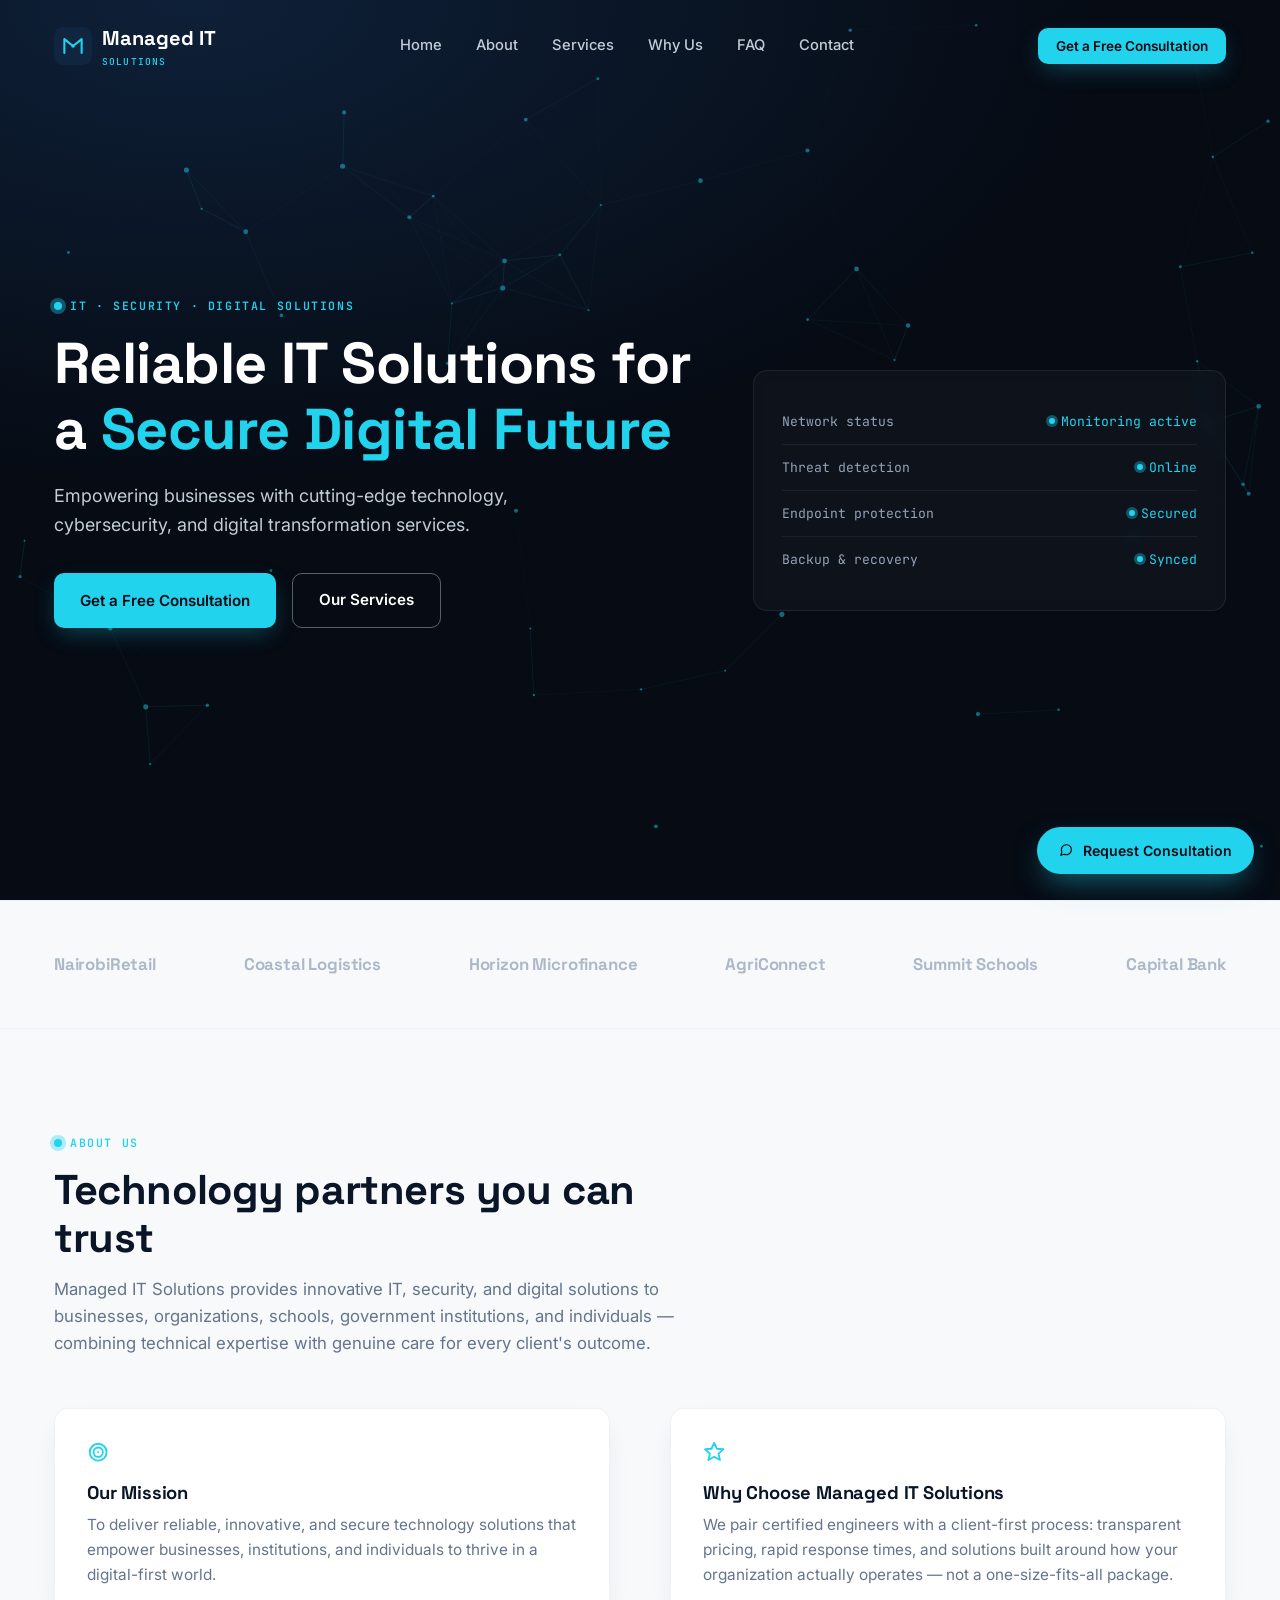
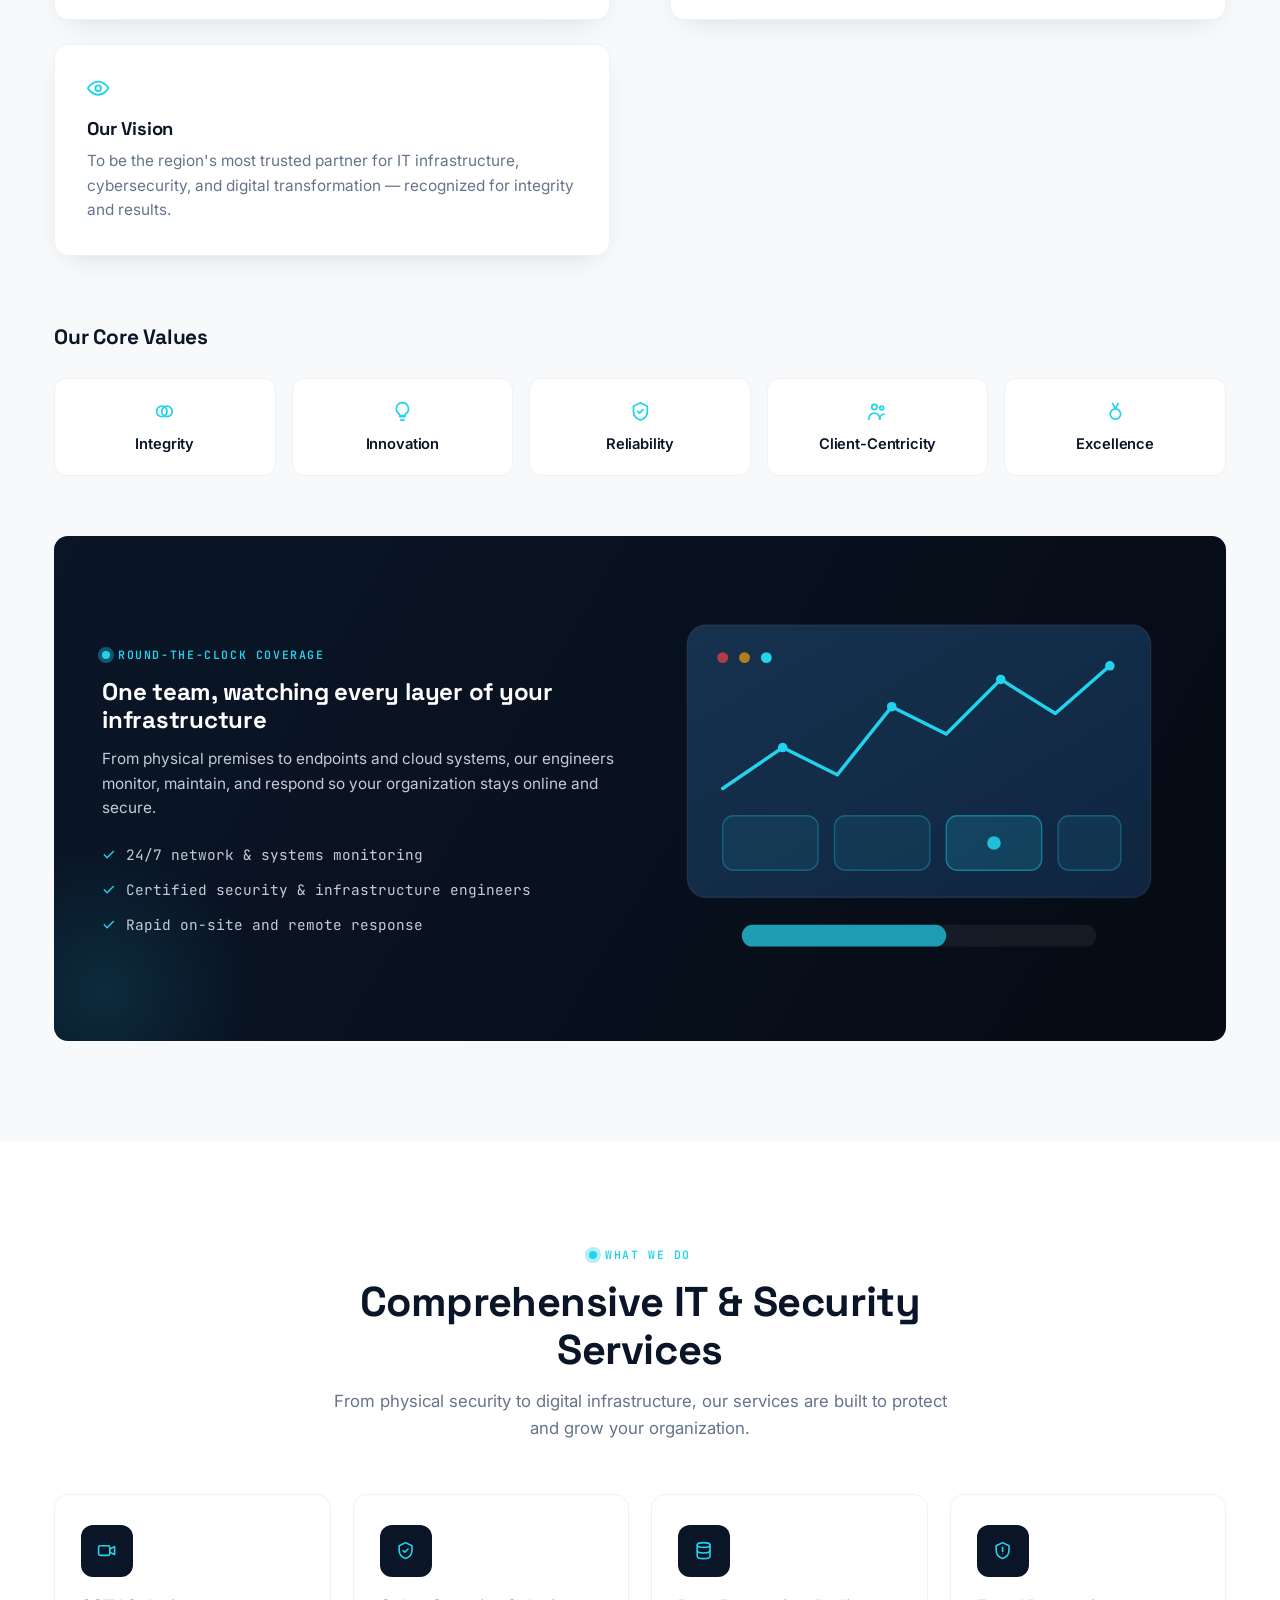
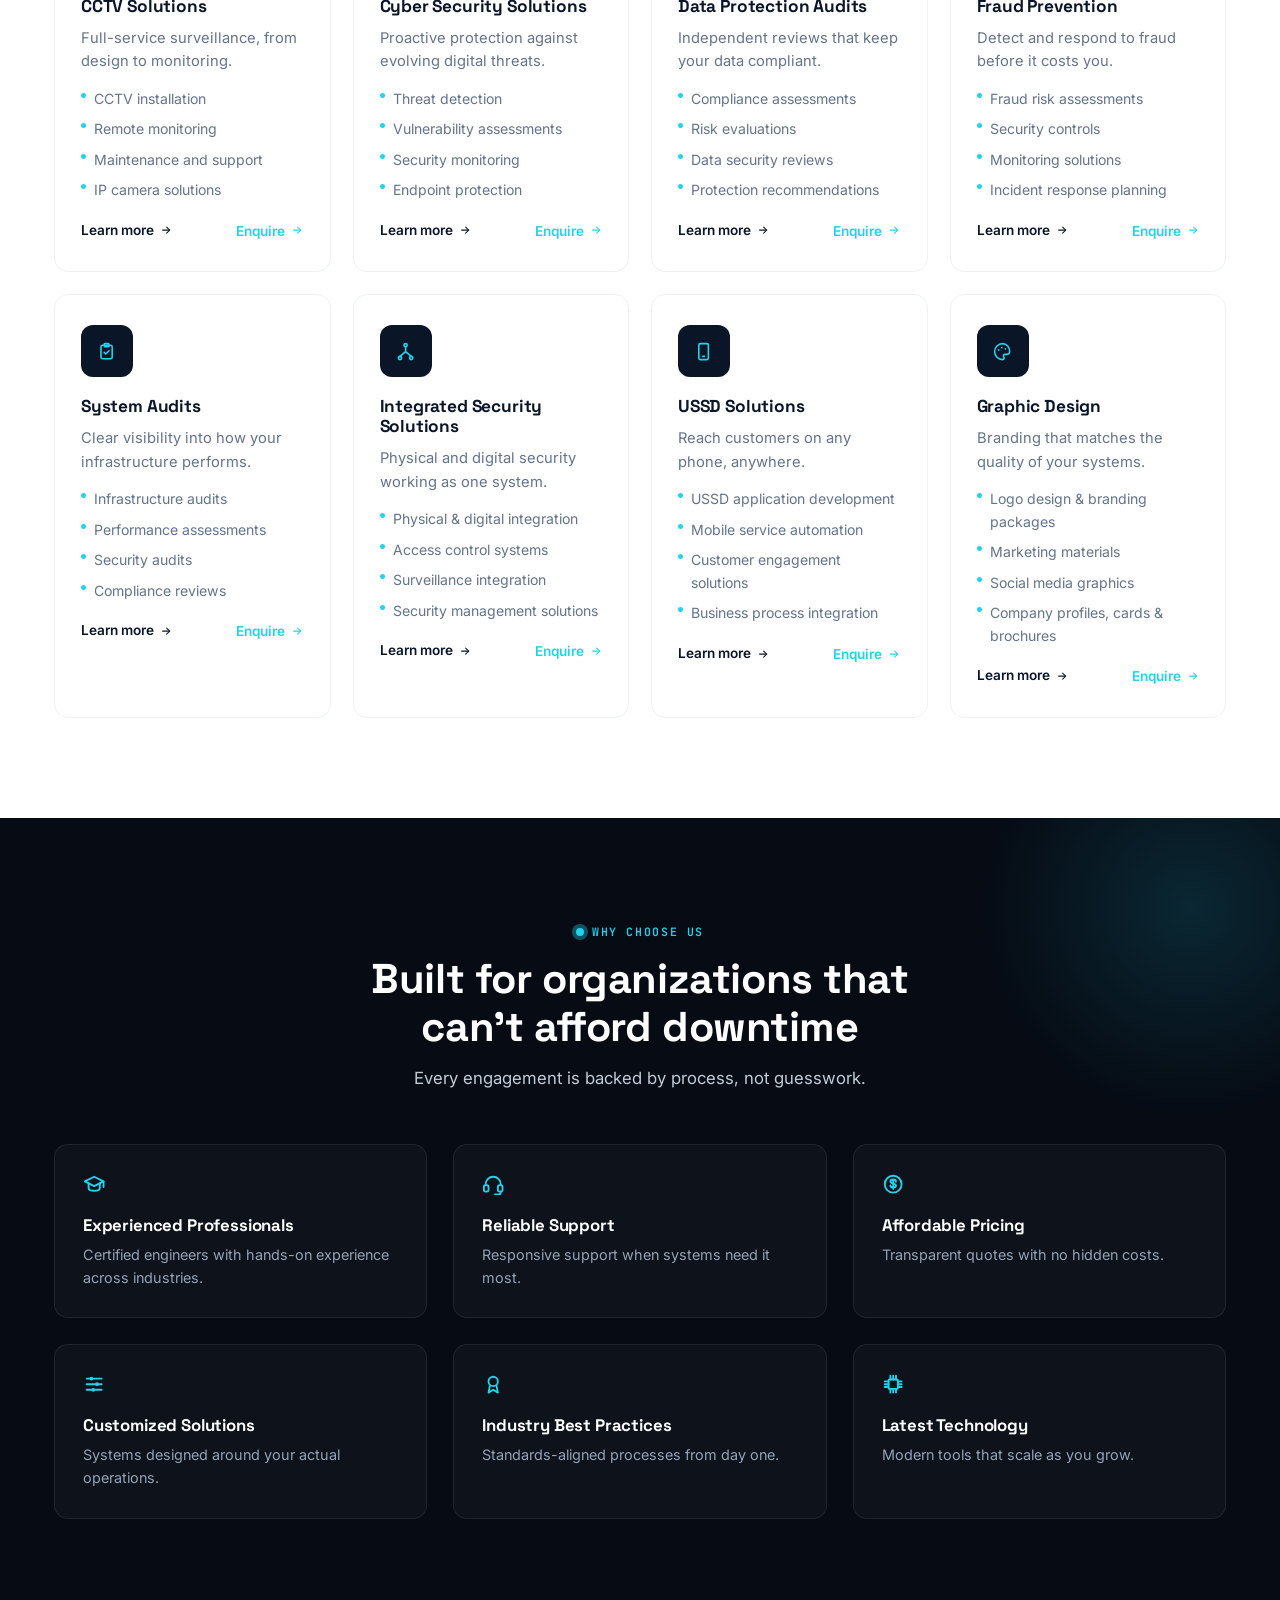
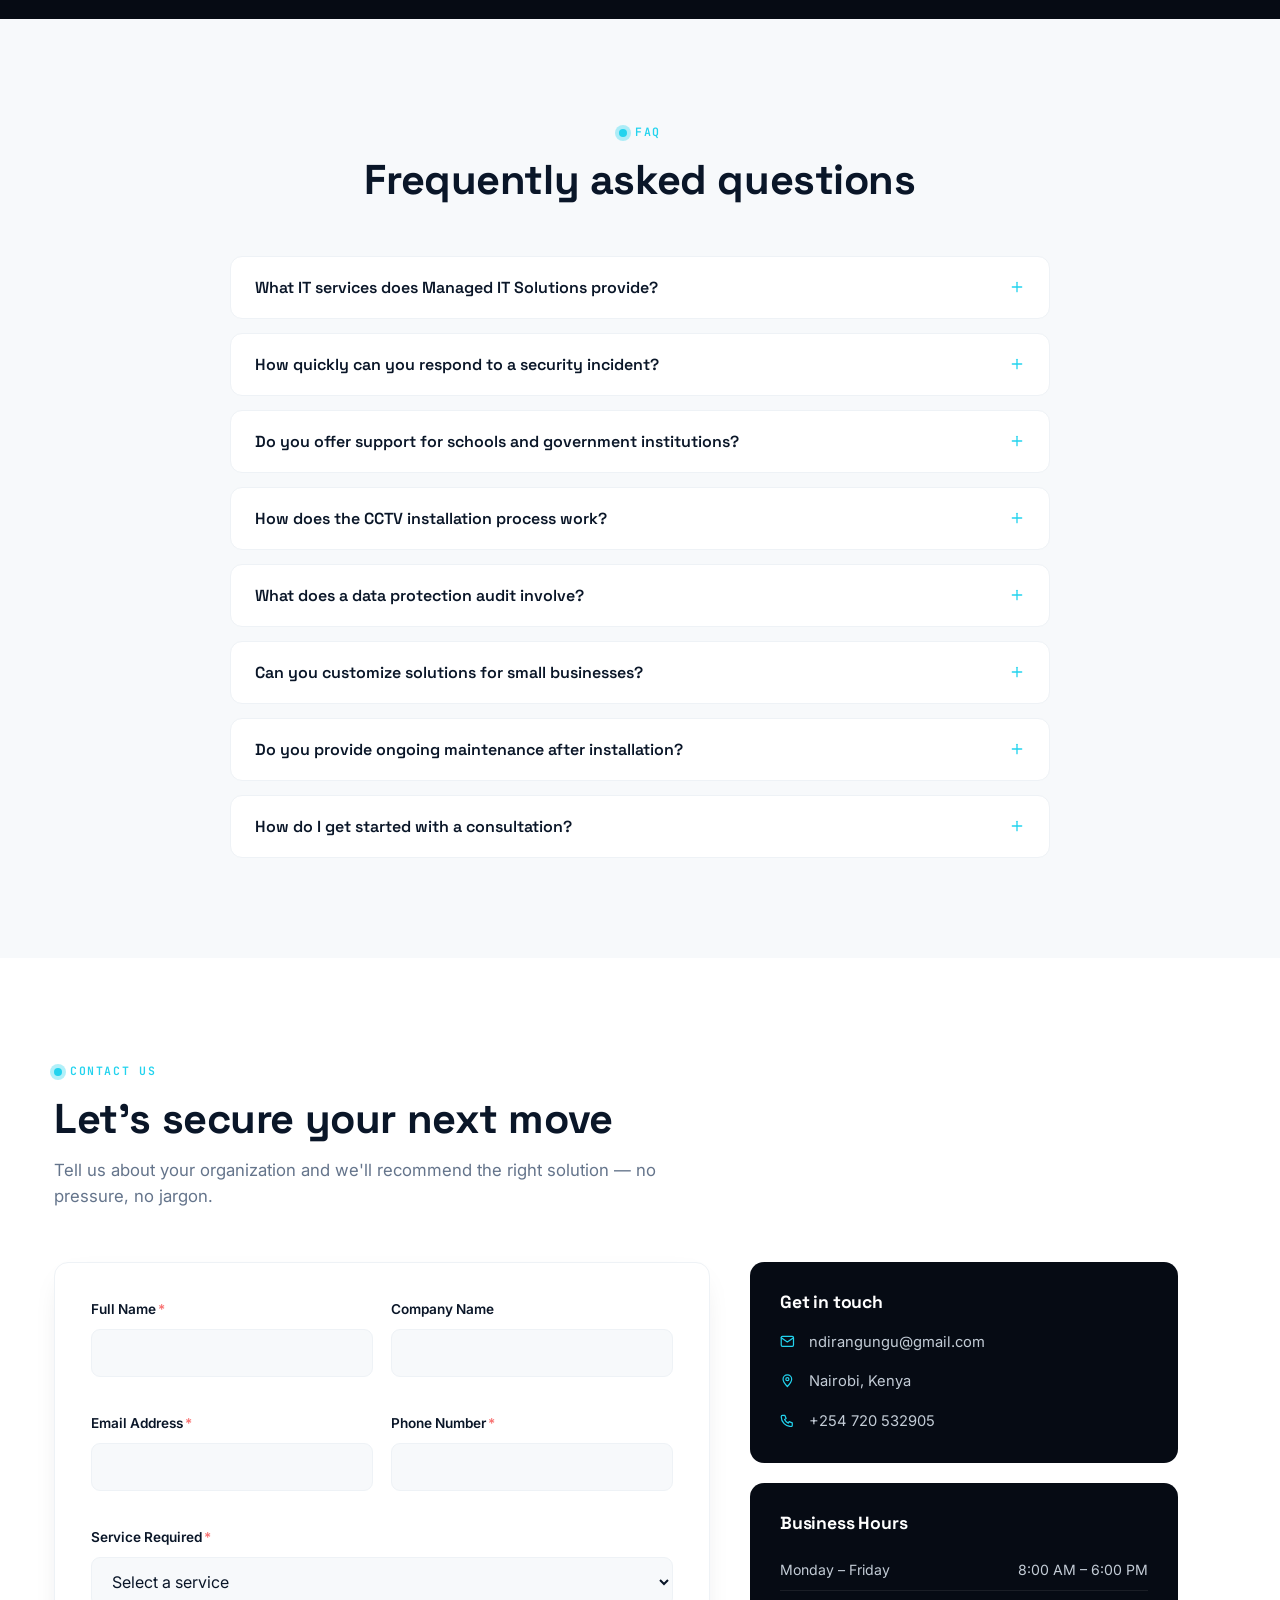
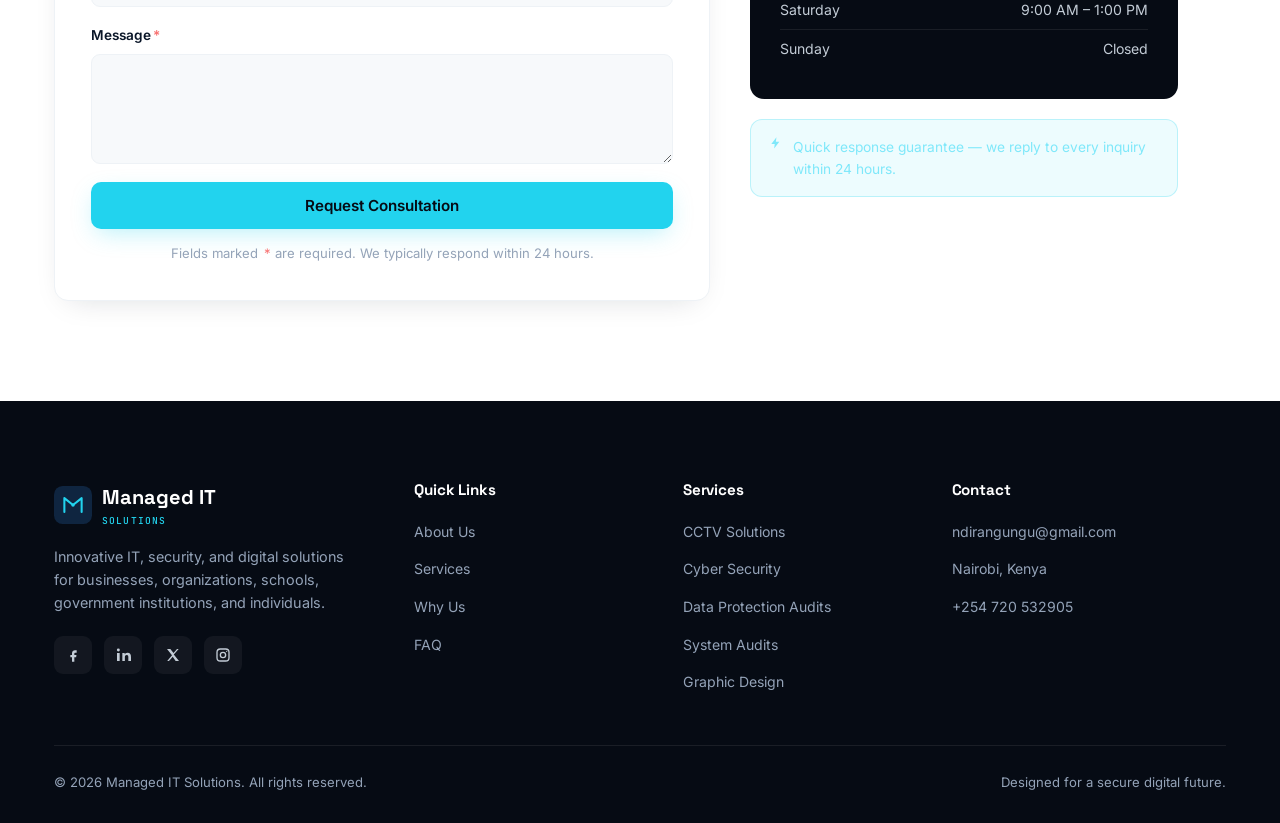
<file: index.html>
<!DOCTYPE html>
<html lang="en">
<head>
<meta charset="UTF-8">
<meta name="viewport" content="width=device-width, initial-scale=1.0, viewport-fit=cover">
<meta name="theme-color" content="#0a1628">
<title>Managed IT Solutions | IT, Security &amp; Digital Solutions</title>
<meta name="description" content="Managed IT Solutions delivers reliable IT infrastructure, cybersecurity, CCTV, data protection, fraud prevention, USSD and graphic design services to businesses, schools and government institutions.">
<meta name="keywords" content="IT solutions, cybersecurity, CCTV installation, data protection audit, fraud prevention, system audits, USSD solutions, graphic design, managed IT services">
<link rel="icon" type="image/svg+xml" href="assets/favicon.svg">
<link rel="icon" type="image/png" sizes="32x32" href="assets/favicon-32x32.png">
<link rel="icon" type="image/png" sizes="16x16" href="assets/favicon-16x16.png">
<link rel="shortcut icon" href="assets/favicon.ico">
<link rel="apple-touch-icon" sizes="180x180" href="assets/apple-touch-icon.png">
<link rel="manifest" href="assets/site.webmanifest">
<link rel="preconnect" href="https://fonts.googleapis.com">
<link rel="preconnect" href="https://fonts.gstatic.com" crossorigin>
<link href="https://fonts.googleapis.com/css2?family=Space+Grotesk:wght@500;600;700&family=Inter:wght@400;500;600;700&family=JetBrains+Mono:wght@400;500;600&display=swap" rel="stylesheet">
<style>
:root{
  --navy-950:#060b14;
  --navy-900:#0a1628;
  --navy-800:#0f2540;
  --navy-700:#16324f;
  --navy-600:#1c3f63;
  --cyan-400:#22d3ee;
  --cyan-300:#7fe8fa;
  --cyan-glow:rgba(34,211,238,.35);
  --white:#ffffff;
  --slate-50:#f7f9fb;
  --slate-100:#eef2f6;
  --slate-300:#c3ccd6;
  --slate-400:#94a3b8;
  --slate-500:#64748b;
  --slate-700:#334155;
  --error-400:#f87171;
  --error-glow:rgba(248,113,113,.25);
  --font-display:'Space Grotesk',sans-serif;
  --font-body:'Inter',sans-serif;
  --font-mono:'JetBrains Mono',monospace;
  --shadow-soft:0 20px 50px -20px rgba(10,22,40,.25);
  --shadow-card:0 10px 30px -15px rgba(10,22,40,.18);
  --radius:14px;
  --container:1220px;
}
*{margin:0;padding:0;box-sizing:border-box;}
html{scroll-behavior:smooth;}
@media (prefers-reduced-motion: reduce){
  html{scroll-behavior:auto;}
  *{animation-duration:.01ms !important;animation-iteration-count:1 !important;transition-duration:.01ms !important;scroll-behavior:auto !important;}
}
body{
  font-family:var(--font-body);
  color:var(--slate-700);
  background:var(--white);
  line-height:1.6;
  -webkit-font-smoothing:antialiased;
  overflow-x:hidden;
  width:100%;
  -webkit-tap-highlight-color:transparent;
  font-size:16px;
}
img,svg,canvas{display:block;max-width:100%;}
.icon{width:1em;height:1em;display:inline-block;vertical-align:-0.14em;flex-shrink:0;}
.icon-dot{width:.45em;height:.45em;vertical-align:0;}
a{text-decoration:none;color:inherit;}
ul{list-style:none;}
button{font-family:inherit;cursor:pointer;border:none;background:none;}
input,select,textarea{font-family:inherit;font-size:16px;}
.container{max-width:var(--container);margin:0 auto;padding:0 24px;}
@media(max-width:480px){.container{padding:0 18px;}}
h1,h2,h3,h4{font-family:var(--font-display);color:var(--navy-900);line-height:1.15;letter-spacing:-.01em;}
.eyebrow{
  font-family:var(--font-mono);
  font-size:.72rem;
  letter-spacing:.14em;
  text-transform:uppercase;
  color:var(--cyan-400);
  display:inline-flex;
  align-items:center;
  gap:8px;
  margin-bottom:14px;
  font-weight:600;
}
.eyebrow::before{
  content:"";
  width:8px;height:8px;border-radius:50%;
  background:var(--cyan-400);
  box-shadow:0 0 0 4px var(--cyan-glow);
}
.section-head{max-width:640px;margin-bottom:52px;}
.section-head.center{margin-left:auto;margin-right:auto;text-align:center;}
.section-head h2{font-size:clamp(1.8rem,3.4vw,2.6rem);margin-bottom:14px;}
.section-head p{color:var(--slate-500);font-size:1.05rem;}
@media(max-width:480px){
  .section-head{margin-bottom:36px;}
  .section-head p{font-size:.96rem;}
}
section{padding:100px 0;}
@media(max-width:768px){section{padding:70px 0;}}
@media(max-width:480px){section{padding:54px 0;}}

/* ===== Loader ===== */
#loader{
  position:fixed;inset:0;background:var(--navy-950);
  display:flex;align-items:center;justify-content:center;
  z-index:9999;transition:opacity .6s ease, visibility .6s ease;
}
#loader.hidden{opacity:0;visibility:hidden;}
.loader-mark{position:relative;width:64px;height:64px;}
.loader-ring{position:absolute;inset:0;border-radius:50%;border:2px solid rgba(34,211,238,.15);border-top-color:var(--cyan-400);animation:spin 1s linear infinite;}
.loader-mark span{
  position:absolute;inset:0;display:flex;align-items:center;justify-content:center;
  font-family:var(--font-display);font-weight:700;color:var(--cyan-400);font-size:1.1rem;
}
@keyframes spin{to{transform:rotate(360deg);}}

/* ===== Buttons ===== */
.btn{
  display:inline-flex;align-items:center;justify-content:center;gap:8px;
  padding:14px 26px;border-radius:10px;font-weight:600;font-size:.95rem;
  transition:transform .25s ease, box-shadow .25s ease, background .25s ease, color .25s ease, border-color .25s ease;
  white-space:nowrap;
}
.btn-primary{background:var(--cyan-400);color:var(--navy-950);box-shadow:0 8px 24px -6px var(--cyan-glow);}
.btn-primary:hover{transform:translateY(-2px);box-shadow:0 14px 30px -8px var(--cyan-glow);}
.btn-outline{border:1.5px solid rgba(255,255,255,.35);color:var(--white);background:transparent;}
.btn-outline:hover{border-color:var(--cyan-400);color:var(--cyan-400);transform:translateY(-2px);}
.btn-outline-dark{border:1.5px solid var(--navy-800);color:var(--navy-900);background:transparent;}
.btn-outline-dark:hover{background:var(--navy-900);color:var(--white);}
.btn-block{width:100%;}
.btn-sm{padding:10px 18px;font-size:.85rem;}

/* ===== Nav ===== */
header{
  position:fixed;top:0;left:0;right:0;z-index:1000;
  background:rgba(10,22,40,0);
  transition:background .35s ease, box-shadow .35s ease, padding .35s ease;
  padding:22px 0;
}
header.scrolled{background:rgba(6,11,20,.92);backdrop-filter:blur(10px);box-shadow:0 10px 30px -15px rgba(0,0,0,.4);padding:14px 0;}
.nav-wrap{display:flex;align-items:center;justify-content:space-between;}
.logo{display:flex;align-items:center;gap:10px;font-family:var(--font-display);font-weight:700;font-size:1.25rem;color:var(--white);}
.logo-mark{width:38px;height:38px;flex-shrink:0;}
.logo small{display:block;font-family:var(--font-mono);font-size:.6rem;letter-spacing:.12em;color:var(--cyan-400);font-weight:500;}
@media(max-width:380px){
  .logo{font-size:1.05rem;gap:8px;}
  .logo-mark{width:32px;height:32px;}
}
.nav-links{display:flex;align-items:center;gap:34px;}
.nav-links a{color:var(--slate-300);font-size:.92rem;font-weight:500;position:relative;padding:4px 0;transition:color .25s ease;}
.nav-links a::after{content:"";position:absolute;left:0;bottom:-2px;width:0;height:2px;background:var(--cyan-400);transition:width .25s ease;}
.nav-links a:hover{color:var(--white);}
.nav-links a:hover::after{width:100%;}
.nav-cta{display:flex;align-items:center;gap:18px;}
.nav-toggle{display:none;flex-direction:column;gap:5px;width:44px;height:44px;align-items:center;justify-content:center;flex-shrink:0;}
.nav-toggle span{height:2px;width:24px;background:var(--white);border-radius:2px;transition:transform .3s ease, opacity .3s ease;}
@media(max-width:960px){
  .nav-links{
    position:fixed;top:0;right:0;height:100vh;width:min(78vw,320px);
    background:var(--navy-950);flex-direction:column;justify-content:center;align-items:flex-start;
    padding:40px;gap:26px;transform:translateX(100%);transition:transform .35s ease;
    box-shadow:-20px 0 50px rgba(0,0,0,.4);
  }
  .nav-links.open{transform:translateX(0);}
  .nav-links a{font-size:1.1rem;}
  .nav-cta .btn-primary{display:none;}
  .nav-toggle{display:flex;}
  .nav-toggle.open span:nth-child(1){transform:translateY(7px) rotate(45deg);}
  .nav-toggle.open span:nth-child(2){opacity:0;}
  .nav-toggle.open span:nth-child(3){transform:translateY(-7px) rotate(-45deg);}
}

/* ===== Hero ===== */
.hero{
  position:relative;
  min-height:100vh;
  min-height:100svh;
  display:flex;align-items:center;
  background:radial-gradient(120% 90% at 15% 0%, #0e2038 0%, var(--navy-950) 60%);
  overflow:hidden;
  padding-top:120px;
  padding-bottom:40px;
}
@media(max-width:600px){
  .hero{min-height:auto;padding-top:104px;padding-bottom:50px;}
}
.hero canvas{position:absolute;inset:0;width:100%;height:100%;opacity:.55;}
.hero-inner{position:relative;z-index:2;}
.hero-grid{display:grid;grid-template-columns:1.15fr .85fr;gap:60px;align-items:center;}
@media(max-width:960px){.hero-grid{grid-template-columns:1fr;}}
.hero-text h1{color:var(--white);font-size:clamp(2.2rem,5vw,3.6rem);margin-bottom:20px;}
.hero-text h1 .accent{color:var(--cyan-400);}
.hero-text p{color:var(--slate-300);font-size:1.12rem;max-width:520px;margin-bottom:34px;}
.hero-actions{display:flex;gap:16px;flex-wrap:wrap;margin-bottom:60px;}
@media(max-width:480px){
  .hero-actions{flex-direction:column;gap:12px;margin-bottom:44px;}
  .hero-actions .btn{width:100%;}
}
.hero-panel{
  background:rgba(255,255,255,.03);border:1px solid rgba(255,255,255,.08);
  border-radius:var(--radius);padding:28px;backdrop-filter:blur(6px);
}
@media(max-width:480px){.hero-panel{padding:20px;}}
.hero-panel-row{display:flex;justify-content:space-between;align-items:center;padding:12px 0;border-bottom:1px solid rgba(255,255,255,.06);font-family:var(--font-mono);font-size:.82rem;color:var(--slate-400);}
.hero-panel-row:last-child{border-bottom:none;}
.hero-panel-row span.status{color:var(--cyan-400);display:flex;align-items:center;gap:6px;}
.hero-panel-row span.status::before{content:"";width:6px;height:6px;border-radius:50%;background:var(--cyan-400);box-shadow:0 0 0 3px var(--cyan-glow);}
/* ===== Reveal ===== */
.reveal{opacity:0;transform:translateY(28px);transition:opacity .7s ease, transform .7s ease;}
.reveal.in{opacity:1;transform:translateY(0);}

/* ===== About ===== */
.about-bg{background:var(--slate-50);}
.about-grid{display:grid;grid-template-columns:1fr 1fr;gap:60px;align-items:start;margin-bottom:70px;}
@media(max-width:860px){.about-grid{grid-template-columns:1fr;gap:36px;}}
.mv-card{background:var(--white);border-radius:var(--radius);padding:32px;box-shadow:var(--shadow-card);border:1px solid var(--slate-100);}
@media(max-width:480px){.mv-card{padding:22px;}}
.mv-card + .mv-card{margin-top:24px;}
.mv-card .icon{color:var(--cyan-400);font-size:1.4rem;margin-bottom:14px;}
.mv-card h3{font-size:1.15rem;margin-bottom:10px;}
.mv-card p{color:var(--slate-500);font-size:.96rem;}
.values-grid{display:grid;grid-template-columns:repeat(5,1fr);gap:16px;}
@media(max-width:860px){.values-grid{grid-template-columns:repeat(2,1fr);}}
@media(max-width:380px){.values-grid{grid-template-columns:1fr;}}
.value-chip{background:var(--white);border:1px solid var(--slate-100);border-radius:12px;padding:22px 16px;text-align:center;transition:transform .25s ease, box-shadow .25s ease;}
.value-chip:hover{transform:translateY(-4px);box-shadow:var(--shadow-card);}
.value-chip .icon{color:var(--cyan-400);font-size:1.3rem;margin-bottom:10px;}
.value-chip h4{font-size:.92rem;color:var(--navy-900);font-family:var(--font-body);font-weight:600;}

.capability-panel{
  margin-top:60px;background:linear-gradient(120deg,var(--navy-900),var(--navy-950));
  border-radius:var(--radius);padding:48px;display:grid;grid-template-columns:1fr 1fr;gap:40px;align-items:center;
  overflow:hidden;position:relative;
}
.capability-panel::after{
  content:"";position:absolute;left:-100px;bottom:-100px;width:300px;height:300px;
  background:radial-gradient(circle,var(--cyan-glow),transparent 70%);opacity:.35;
}
.capability-text{position:relative;z-index:1;}
.capability-text h3{color:var(--white);font-size:1.5rem;margin-bottom:14px;}
.capability-text p{color:var(--slate-300);font-size:.96rem;margin-bottom:22px;}
.capability-list{display:flex;flex-direction:column;gap:12px;}
.capability-list li{display:flex;align-items:center;gap:10px;color:var(--slate-300);font-size:.9rem;font-family:var(--font-mono);}
.capability-list li .icon{color:var(--cyan-400);font-size:.85rem;flex-shrink:0;}
.capability-art{position:relative;z-index:1;}
@media(max-width:860px){
  .capability-panel{grid-template-columns:1fr;padding:32px;text-align:left;}
  .capability-art{order:-1;}
}
@media(max-width:480px){.capability-panel{padding:24px;margin-top:40px;}}

/* ===== Services ===== */
.services-grid{display:grid;grid-template-columns:repeat(4,1fr);gap:22px;}
@media(max-width:1080px){.services-grid{grid-template-columns:repeat(2,1fr);}}
@media(max-width:560px){.services-grid{grid-template-columns:1fr;}}
.service-card{
  background:var(--white);border:1px solid var(--slate-100);border-radius:var(--radius);
  padding:30px 26px;transition:transform .3s ease, box-shadow .3s ease, border-color .3s ease;
  position:relative;overflow:hidden;
}
@media(max-width:480px){.service-card{padding:24px 20px;}}
.service-card::before{
  content:"";position:absolute;top:0;left:0;width:100%;height:3px;
  background:linear-gradient(90deg,var(--cyan-400),transparent);
  transform:scaleX(0);transform-origin:left;transition:transform .35s ease;
}
.service-card:hover{transform:translateY(-6px);box-shadow:var(--shadow-soft);border-color:transparent;}
.service-card:hover::before{transform:scaleX(1);}
.service-icon{
  width:52px;height:52px;border-radius:12px;background:var(--navy-900);
  display:flex;align-items:center;justify-content:center;color:var(--cyan-400);
  font-size:1.2rem;margin-bottom:20px;
}
.service-card h3{font-size:1.08rem;margin-bottom:10px;}
.service-card ul{margin-top:14px;display:flex;flex-direction:column;gap:8px;}
.service-card ul li{font-size:.88rem;color:var(--slate-500);display:flex;align-items:flex-start;gap:8px;}
.service-card ul li .icon{color:var(--cyan-400);font-size:.7rem;margin-top:5px;}
.service-card-actions{display:flex;align-items:center;justify-content:space-between;gap:14px;margin-top:18px;flex-wrap:wrap;}
.service-link,.service-cta{
  display:inline-flex;align-items:center;gap:6px;padding:0;
  font-weight:600;font-size:.85rem;font-family:var(--font-body);
  transition:gap .2s ease, color .2s ease;
}
.service-link{color:var(--navy-900);}
.service-link:hover{gap:10px;color:var(--cyan-400);}
.service-cta{color:var(--cyan-400);}
.service-cta:hover{gap:10px;color:var(--navy-900);}
.service-link .icon,.service-cta .icon{width:.9em;height:.9em;}

/* ===== Why choose us ===== */
.why-band{background:var(--navy-950);position:relative;overflow:hidden;}
.why-band::after{
  content:"";position:absolute;right:-120px;top:-120px;width:420px;height:420px;
  background:radial-gradient(circle,var(--cyan-glow),transparent 70%);opacity:.4;
}
.why-band .section-head h2, .why-band .section-head p{color:var(--white);}
.why-band .section-head p{color:var(--slate-300);}
.why-grid{display:grid;grid-template-columns:repeat(3,1fr);gap:26px;position:relative;z-index:1;}
@media(max-width:860px){.why-grid{grid-template-columns:1fr 1fr;}}
@media(max-width:560px){.why-grid{grid-template-columns:1fr;}}
.why-item{background:rgba(255,255,255,.03);border:1px solid rgba(255,255,255,.08);border-radius:var(--radius);padding:28px;transition:background .3s ease, transform .3s ease;}
@media(max-width:480px){.why-item{padding:20px;}}
.why-item:hover{background:rgba(255,255,255,.06);transform:translateY(-4px);}
.why-item .icon{color:var(--cyan-400);font-size:1.4rem;margin-bottom:16px;}
.why-item h3{color:var(--white);font-size:1.05rem;margin-bottom:8px;}
.why-item p{color:var(--slate-400);font-size:.9rem;}

/* ===== Client logos ===== */
.logos-strip{background:var(--slate-50);padding:50px 0;border-top:1px solid var(--slate-100);border-bottom:1px solid var(--slate-100);}
.logos-row{display:flex;flex-wrap:wrap;justify-content:space-between;align-items:center;gap:30px;}
.logo-item{font-family:var(--font-display);font-weight:700;color:var(--slate-400);font-size:1.05rem;letter-spacing:-.01em;opacity:.75;transition:opacity .25s ease, color .25s ease;}
.logo-item:hover{opacity:1;color:var(--navy-800);}

/* ===== FAQ ===== */
.faq-list{max-width:820px;margin:0 auto;display:flex;flex-direction:column;gap:14px;}
.faq-item{border:1px solid var(--slate-100);border-radius:12px;overflow:hidden;background:var(--white);}
.faq-q{
  width:100%;display:flex;justify-content:space-between;align-items:center;gap:16px;
  padding:20px 24px;text-align:left;font-family:var(--font-display);font-weight:600;color:var(--navy-900);font-size:1rem;
  min-height:44px;
}
@media(max-width:480px){
  .faq-q{padding:16px 18px;font-size:.92rem;}
  .faq-a p{padding:0 18px 18px;}
}
.faq-q .icon{color:var(--cyan-400);transition:transform .3s ease;flex-shrink:0;}
.faq-item.open .faq-q .icon{transform:rotate(45deg);}
.faq-a{max-height:0;overflow:hidden;transition:max-height .35s ease;}
.faq-a p{padding:0 24px 22px;color:var(--slate-500);font-size:.94rem;}
.faq-item.open .faq-a{max-height:220px;}

/* ===== Contact ===== */
.contact-grid{display:grid;grid-template-columns:1.1fr .9fr;gap:40px;align-items:start;}
@media(max-width:960px){.contact-grid{grid-template-columns:1fr;}}
.contact-form{background:var(--white);border:1px solid var(--slate-100);border-radius:var(--radius);padding:36px;box-shadow:var(--shadow-card);}
@media(max-width:480px){.contact-form{padding:24px 20px;}}
.form-row{display:grid;grid-template-columns:1fr 1fr;gap:18px;margin-bottom:18px;}
@media(max-width:560px){.form-row{grid-template-columns:1fr;}}
.field{display:flex;flex-direction:column;gap:8px;margin-bottom:18px;}
.field label{font-size:.85rem;font-weight:600;color:var(--navy-900);}
.required-mark{color:var(--error-400);margin-left:2px;}
.field input,.field select,.field textarea{
  padding:13px 16px;border:1.5px solid var(--slate-100);border-radius:9px;background:var(--slate-50);
  color:var(--navy-900);transition:border-color .25s ease, background .25s ease, box-shadow .25s ease;
}
.field input:focus,.field select:focus,.field textarea:focus{outline:none;border-color:var(--cyan-400);background:var(--white);}
.field input.invalid,.field select.invalid,.field textarea.invalid{border-color:var(--error-400);background:var(--white);box-shadow:0 0 0 3px var(--error-glow);}
.field textarea{resize:vertical;min-height:110px;}
.field-error{display:none;align-items:center;gap:6px;color:var(--error-400);font-size:.8rem;}
.field-error.show{display:flex;}
.field-error .icon{width:.9em;height:.9em;flex-shrink:0;}
.form-note{font-size:.82rem;color:var(--slate-400);margin-top:14px;text-align:center;}
.form-success{display:none;text-align:center;padding:40px 10px;}
.form-success.show{display:block;}
.form-success .icon{font-size:2.4rem;color:var(--cyan-400);margin-bottom:14px;}
.form-success h3{margin-bottom:8px;}
.form-success p{color:var(--slate-500);}

.contact-info{display:flex;flex-direction:column;gap:20px;}
.info-card{background:var(--navy-950);border-radius:var(--radius);padding:30px;color:var(--white);}
@media(max-width:480px){.info-card{padding:22px;}}
.info-card h3{color:var(--white);font-size:1.1rem;margin-bottom:18px;}
.info-row{display:flex;align-items:flex-start;gap:14px;margin-bottom:16px;font-size:.92rem;color:var(--slate-300);}
.info-row a{transition:color .2s ease;}
.info-row a:hover{color:var(--cyan-400);}
.info-row:last-child{margin-bottom:0;}
.info-row .icon{color:var(--cyan-400);margin-top:3px;}
.hours-row{display:flex;justify-content:space-between;font-size:.88rem;color:var(--slate-300);padding:8px 0;border-bottom:1px solid rgba(255,255,255,.08);}
.hours-row:last-child{border-bottom:none;}
.guarantee{
  background:rgba(34,211,238,.08);border:1px solid rgba(34,211,238,.25);border-radius:12px;
  padding:16px 18px;font-size:.86rem;color:var(--cyan-300);display:flex;gap:10px;align-items:flex-start;
}
/* ===== Footer ===== */
footer{background:var(--navy-950);color:var(--slate-400);padding:80px 0 30px;}
@media(max-width:480px){footer{padding:54px 0 26px;}}
.footer-grid{display:grid;grid-template-columns:1.4fr 1fr 1fr 1.2fr;gap:40px;padding-bottom:50px;border-bottom:1px solid rgba(255,255,255,.08);}
@media(max-width:860px){.footer-grid{grid-template-columns:1fr 1fr;}}
@media(max-width:560px){.footer-grid{grid-template-columns:1fr;}}
.footer-brand p{font-size:.9rem;margin:16px 0 22px;max-width:300px;color:var(--slate-400);}
.social-row{display:flex;gap:12px;}
.social-row a{width:38px;height:38px;border-radius:9px;background:rgba(255,255,255,.05);display:flex;align-items:center;justify-content:center;color:var(--slate-300);transition:background .25s ease, color .25s ease;}
.social-row a:hover{background:var(--cyan-400);color:var(--navy-950);}
.footer-col h4{color:var(--white);font-size:.95rem;margin-bottom:20px;font-family:var(--font-display);}
.footer-col ul{display:flex;flex-direction:column;gap:12px;}
.footer-col ul li a{font-size:.88rem;color:var(--slate-400);transition:color .25s ease;}
.footer-col ul li a:hover{color:var(--cyan-400);}
.footer-bottom{display:flex;justify-content:space-between;align-items:center;flex-wrap:wrap;gap:12px;padding-top:26px;font-size:.82rem;}
@media(max-width:480px){.footer-bottom{justify-content:center;text-align:center;}}

/* ===== Contact channel modal ===== */
.contact-modal-overlay{
  position:fixed;inset:0;z-index:2000;background:rgba(6,11,20,.72);backdrop-filter:blur(4px);
  display:flex;align-items:center;justify-content:center;padding:20px;
  opacity:0;visibility:hidden;transition:opacity .25s ease, visibility .25s ease;
}
.contact-modal-overlay.show{opacity:1;visibility:visible;}
.contact-modal{
  background:var(--white);border-radius:var(--radius);padding:36px;max-width:440px;width:100%;
  position:relative;box-shadow:0 30px 70px -20px rgba(0,0,0,.5);
  transform:translateY(14px) scale(.98);transition:transform .25s ease;
}
.contact-modal-overlay.show .contact-modal{transform:translateY(0) scale(1);}
.contact-modal-close{
  position:absolute;top:16px;right:16px;width:34px;height:34px;border-radius:50%;
  display:flex;align-items:center;justify-content:center;color:var(--slate-400);
  transition:background .2s ease, color .2s ease;
}
.contact-modal-close:hover{background:var(--slate-100);color:var(--navy-900);}
.contact-modal h3{font-size:1.25rem;margin-bottom:8px;padding-right:30px;}
.contact-modal p#contactModalSubtitle{color:var(--slate-500);font-size:.92rem;margin-bottom:24px;}
.contact-modal-actions{display:flex;flex-direction:column;gap:12px;}
.contact-modal-btn{
  display:flex;align-items:center;gap:14px;padding:16px;border:1.5px solid var(--slate-100);
  border-radius:12px;text-align:left;transition:border-color .2s ease, transform .2s ease, box-shadow .2s ease;
}
.contact-modal-btn:hover{transform:translateY(-2px);box-shadow:var(--shadow-card);}
.contact-modal-btn.gmail:hover{border-color:#ea4335;}
.contact-modal-btn.whatsapp:hover{border-color:#25d366;}
.contact-modal-icon{
  width:44px;height:44px;border-radius:10px;display:flex;align-items:center;justify-content:center;flex-shrink:0;
}
.contact-modal-icon svg{width:22px;height:22px;}
.gmail-icon{background:rgba(234,67,53,.1);color:#ea4335;}
.whatsapp-icon{background:rgba(37,211,102,.1);color:#25d366;}
.contact-modal-btn-text{display:flex;flex-direction:column;gap:2px;}
.contact-modal-btn-text strong{font-family:var(--font-display);font-size:.96rem;color:var(--navy-900);}
.contact-modal-btn-text small{font-size:.78rem;color:var(--slate-400);}
.contact-modal-note{margin-top:20px;font-size:.78rem;color:var(--slate-400);text-align:center;}
@media(max-width:480px){.contact-modal{padding:26px 22px;}}

/* ===== Floating buttons ===== */
.float-cta{
  position:fixed;bottom:26px;right:26px;z-index:900;
  background:var(--cyan-400);color:var(--navy-950);padding:15px 22px;border-radius:50px;
  font-weight:600;font-size:.88rem;display:flex;align-items:center;gap:10px;
  box-shadow:0 12px 30px -8px rgba(34,211,238,.5);
  transition:transform .25s ease;
  bottom:calc(26px + env(safe-area-inset-bottom));
  right:calc(26px + env(safe-area-inset-right));
}
.float-cta:hover{transform:translateY(-3px);}
#scrollTop{
  position:fixed;bottom:26px;left:26px;z-index:900;width:46px;height:46px;border-radius:50%;
  background:var(--navy-950);color:var(--cyan-400);display:flex;align-items:center;justify-content:center;
  opacity:0;visibility:hidden;transform:translateY(10px);
  transition:opacity .3s ease, transform .3s ease, visibility .3s ease;
  border:1px solid rgba(255,255,255,.1);
  bottom:calc(26px + env(safe-area-inset-bottom));
  left:calc(26px + env(safe-area-inset-left));
}
#scrollTop.show{opacity:1;visibility:visible;transform:translateY(0);}
@media(max-width:640px){
  .float-cta span{display:none;}
  .float-cta{padding:0;width:52px;height:52px;justify-content:center;border-radius:50%;bottom:calc(18px + env(safe-area-inset-bottom));right:calc(18px + env(safe-area-inset-right));}
  #scrollTop{width:42px;height:42px;bottom:calc(18px + env(safe-area-inset-bottom));left:calc(18px + env(safe-area-inset-left));}
}

.skip-link{position:absolute;left:-999px;top:0;background:var(--cyan-400);color:var(--navy-950);padding:12px 18px;z-index:10000;font-weight:600;border-radius:0 0 8px 0;}
.skip-link:focus{left:0;}
:focus-visible{outline:2px solid var(--cyan-400);outline-offset:3px;}
</style>
</head>
<body>

<a href="#main" class="skip-link">Skip to content</a>

<div id="loader"><div class="loader-mark"><div class="loader-ring"></div><span>M</span></div></div>

<header id="siteHeader">
  <div class="container nav-wrap">
    <a href="#home" class="logo">
      <svg class="logo-mark" viewBox="0 0 44 44" fill="none" xmlns="http://www.w3.org/2000/svg">
        <rect width="44" height="44" rx="10" fill="#0F2540"/>
        <path d="M12 30V14L22 22L32 14V30" stroke="#22D3EE" stroke-width="2.4" stroke-linecap="round" stroke-linejoin="round"/>
        <circle cx="22" cy="22" r="2" fill="#22D3EE"/>
      </svg>
      <span>Managed IT<br><small>SOLUTIONS</small></span>
    </a>
    <nav class="nav-links" id="navLinks">
      <a href="#home">Home</a>
      <a href="#about">About</a>
      <a href="#services">Services</a>
      <a href="#why">Why Us</a>
      <a href="#faq">FAQ</a>
      <a href="#contact">Contact</a>
    </nav>
    <div class="nav-cta">
      <button type="button" class="btn btn-primary btn-sm" data-consult-trigger>Get a Free Consultation</button>
      <button class="nav-toggle" id="navToggle" aria-label="Toggle menu" aria-expanded="false"><span></span><span></span><span></span></button>
    </div>
  </div>
</header>

<main id="main">

<!-- HERO -->
<section class="hero" id="home">
  <canvas id="netCanvas" aria-hidden="true"></canvas>
  <div class="container hero-inner">
    <div class="hero-grid">
      <div class="hero-text">
        <div class="eyebrow">IT &middot; SECURITY &middot; DIGITAL SOLUTIONS</div>
        <h1>Reliable IT Solutions for a <span class="accent">Secure Digital Future</span></h1>
        <p>Empowering businesses with cutting-edge technology, cybersecurity, and digital transformation services.</p>
        <div class="hero-actions">
          <button type="button" class="btn btn-primary" data-consult-trigger>Get a Free Consultation</button>
          <a href="#services" class="btn btn-outline">Our Services</a>
        </div>
      </div>
      <div class="hero-panel reveal">
        <div class="hero-panel-row"><span>Network status</span><span class="status">Monitoring active</span></div>
        <div class="hero-panel-row"><span>Threat detection</span><span class="status">Online</span></div>
        <div class="hero-panel-row"><span>Endpoint protection</span><span class="status">Secured</span></div>
        <div class="hero-panel-row"><span>Backup &amp; recovery</span><span class="status">Synced</span></div>
      </div>
    </div>
  </div>
</section>

<!-- LOGOS -->
<div class="logos-strip">
  <div class="container logos-row">
    <span class="logo-item">NairobiRetail</span>
    <span class="logo-item">Coastal Logistics</span>
    <span class="logo-item">Horizon Microfinance</span>
    <span class="logo-item">AgriConnect</span>
    <span class="logo-item">Summit Schools</span>
    <span class="logo-item">Capital Bank</span>
  </div>
</div>

<!-- ABOUT -->
<section class="about-bg" id="about">
  <div class="container">
    <div class="section-head reveal">
      <div class="eyebrow">About Us</div>
      <h2>Technology partners you can trust</h2>
      <p>Managed IT Solutions provides innovative IT, security, and digital solutions to businesses, organizations, schools, government institutions, and individuals — combining technical expertise with genuine care for every client's outcome.</p>
    </div>

    <div class="about-grid">
      <div class="reveal">
        <div class="mv-card">
          <svg class="icon" viewBox="0 0 24 24" fill="none" stroke="currentColor" stroke-width="2" stroke-linecap="round" stroke-linejoin="round"><circle cx="12" cy="12" r="9"/><circle cx="12" cy="12" r="5"/><circle cx="12" cy="12" r="1" fill="currentColor" stroke="none"/></svg>
          <h3>Our Mission</h3>
          <p>To deliver reliable, innovative, and secure technology solutions that empower businesses, institutions, and individuals to thrive in a digital-first world.</p>
        </div>
        <div class="mv-card">
          <svg class="icon" viewBox="0 0 24 24" fill="none" stroke="currentColor" stroke-width="2" stroke-linecap="round" stroke-linejoin="round"><path d="M1 12s4-7 11-7 11 7 11 7-4 7-11 7-11-7-11-7z"/><circle cx="12" cy="12" r="3"/></svg>
          <h3>Our Vision</h3>
          <p>To be the region's most trusted partner for IT infrastructure, cybersecurity, and digital transformation — recognized for integrity and results.</p>
        </div>
      </div>
      <div class="reveal">
        <div class="mv-card">
          <svg class="icon" viewBox="0 0 24 24" fill="none" stroke="currentColor" stroke-width="2" stroke-linecap="round" stroke-linejoin="round"><path d="M12 2l2.9 6.3 6.9.6-5.2 4.6 1.6 6.8L12 16.9 5.8 20.3l1.6-6.8L2.2 8.9l6.9-.6L12 2z"/></svg>
          <h3>Why Choose Managed IT Solutions</h3>
          <p>We pair certified engineers with a client-first process: transparent pricing, rapid response times, and solutions built around how your organization actually operates — not a one-size-fits-all package.</p>
        </div>
      </div>
    </div>

    <div class="section-head reveal" style="margin-bottom:28px;">
      <h3 style="font-size:1.3rem;">Our Core Values</h3>
    </div>
    <div class="values-grid reveal">
      <div class="value-chip"><svg class="icon" viewBox="0 0 24 24" fill="none" stroke="currentColor" stroke-width="2" stroke-linecap="round" stroke-linejoin="round"><circle cx="9" cy="12" r="6"/><circle cx="15" cy="12" r="6"/></svg><h4>Integrity</h4></div>
      <div class="value-chip"><svg class="icon" viewBox="0 0 24 24" fill="none" stroke="currentColor" stroke-width="2" stroke-linecap="round" stroke-linejoin="round"><path d="M9 18h6"/><path d="M10 22h4"/><path d="M12 2a7 7 0 00-4 12.7c.6.5 1 1.3 1 2.3h6c0-1 .4-1.8 1-2.3A7 7 0 0012 2z"/></svg><h4>Innovation</h4></div>
      <div class="value-chip"><svg class="icon" viewBox="0 0 24 24" fill="none" stroke="currentColor" stroke-width="2" stroke-linecap="round" stroke-linejoin="round"><path d="M12 2l8 4v6c0 5-3.5 8.5-8 10-4.5-1.5-8-5-8-10V6l8-4z"/><path d="M9 12l2 2 4-4"/></svg><h4>Reliability</h4></div>
      <div class="value-chip"><svg class="icon" viewBox="0 0 24 24" fill="none" stroke="currentColor" stroke-width="2" stroke-linecap="round" stroke-linejoin="round"><circle cx="8.5" cy="7" r="3"/><path d="M2 21c0-3.9 2.9-7 6.5-7s6.5 3.1 6.5 7"/><circle cx="17" cy="8" r="2.2"/><path d="M14.5 21c.3-3 2.4-5.4 5-6"/></svg><h4>Client-Centricity</h4></div>
      <div class="value-chip"><svg class="icon" viewBox="0 0 24 24" fill="none" stroke="currentColor" stroke-width="2" stroke-linecap="round" stroke-linejoin="round"><circle cx="12" cy="15" r="6"/><path d="M9 3l3 6 3-6"/></svg><h4>Excellence</h4></div>
    </div>

    <div class="capability-panel reveal">
      <div class="capability-text">
        <div class="eyebrow">Round-the-clock coverage</div>
        <h3>One team, watching every layer of your infrastructure</h3>
        <p>From physical premises to endpoints and cloud systems, our engineers monitor, maintain, and respond so your organization stays online and secure.</p>
        <ul class="capability-list">
          <li><svg class="icon" viewBox="0 0 24 24" fill="none" stroke="currentColor" stroke-width="2.5" stroke-linecap="round" stroke-linejoin="round"><path d="M20 6L9 17l-5-5"/></svg>24/7 network &amp; systems monitoring</li>
          <li><svg class="icon" viewBox="0 0 24 24" fill="none" stroke="currentColor" stroke-width="2.5" stroke-linecap="round" stroke-linejoin="round"><path d="M20 6L9 17l-5-5"/></svg>Certified security &amp; infrastructure engineers</li>
          <li><svg class="icon" viewBox="0 0 24 24" fill="none" stroke="currentColor" stroke-width="2.5" stroke-linecap="round" stroke-linejoin="round"><path d="M20 6L9 17l-5-5"/></svg>Rapid on-site and remote response</li>
        </ul>
      </div>
      <div class="capability-art">
        <svg viewBox="0 0 380 300" xmlns="http://www.w3.org/2000/svg" aria-hidden="true">
          <defs>
            <linearGradient id="gCard" x1="0" y1="0" x2="1" y2="1">
              <stop offset="0" stop-color="#16324f"/>
              <stop offset="1" stop-color="#0f2540"/>
            </linearGradient>
          </defs>
          <rect x="20" y="30" width="340" height="200" rx="14" fill="url(#gCard)" stroke="rgba(255,255,255,.08)"/>
          <circle cx="46" cy="54" r="4" fill="#ef4444" opacity=".7"/>
          <circle cx="62" cy="54" r="4" fill="#f59e0b" opacity=".7"/>
          <circle cx="78" cy="54" r="4" fill="#22d3ee"/>
          <polyline points="46,150 90,120 130,140 170,90 210,110 250,70 290,95 330,60" fill="none" stroke="#22d3ee" stroke-width="2.5" stroke-linecap="round" stroke-linejoin="round"/>
          <g fill="#22d3ee">
            <circle cx="90" cy="120" r="3.5"/><circle cx="170" cy="90" r="3.5"/><circle cx="250" cy="70" r="3.5"/><circle cx="330" cy="60" r="3.5"/>
          </g>
          <rect x="46" y="170" width="70" height="40" rx="8" fill="rgba(34,211,238,.08)" stroke="rgba(34,211,238,.3)"/>
          <rect x="128" y="170" width="70" height="40" rx="8" fill="rgba(34,211,238,.08)" stroke="rgba(34,211,238,.3)"/>
          <rect x="210" y="170" width="70" height="40" rx="8" fill="rgba(34,211,238,.15)" stroke="rgba(34,211,238,.45)"/>
          <rect x="292" y="170" width="46" height="40" rx="8" fill="rgba(34,211,238,.08)" stroke="rgba(34,211,238,.3)"/>
          <circle cx="245" cy="190" r="5" fill="#22d3ee">
            <animate attributeName="opacity" values="1;.3;1" dur="2s" repeatCount="indefinite"/>
          </circle>
          <rect x="60" y="250" width="260" height="16" rx="8" fill="rgba(255,255,255,.06)"/>
          <rect x="60" y="250" width="150" height="16" rx="8" fill="#22d3ee" opacity=".7"/>
        </svg>
      </div>
    </div>
  </div>
</section>

<!-- SERVICES -->
<section id="services">
  <div class="container">
    <div class="section-head center reveal" style="margin-left:auto;margin-right:auto;">
      <div class="eyebrow" style="justify-content:center;">What We Do</div>
      <h2>Comprehensive IT &amp; Security Services</h2>
      <p>From physical security to digital infrastructure, our services are built to protect and grow your organization.</p>
    </div>
    <div class="services-grid">

      <div class="service-card reveal">
        <div class="service-icon"><svg class="icon" viewBox="0 0 24 24" fill="none" stroke="currentColor" stroke-width="2" stroke-linecap="round" stroke-linejoin="round"><rect x="2" y="6" width="14" height="12" rx="2"/><path d="M16 10l6-3v10l-6-3"/></svg></div>
        <h3>CCTV Solutions</h3>
        <p style="color:var(--slate-500);font-size:.92rem;">Full-service surveillance, from design to monitoring.</p>
        <ul>
          <li><svg class="icon icon-dot" viewBox="0 0 8 8" fill="currentColor"><circle cx="4" cy="4" r="4"/></svg>CCTV installation</li>
          <li><svg class="icon icon-dot" viewBox="0 0 8 8" fill="currentColor"><circle cx="4" cy="4" r="4"/></svg>Remote monitoring</li>
          <li><svg class="icon icon-dot" viewBox="0 0 8 8" fill="currentColor"><circle cx="4" cy="4" r="4"/></svg>Maintenance and support</li>
          <li><svg class="icon icon-dot" viewBox="0 0 8 8" fill="currentColor"><circle cx="4" cy="4" r="4"/></svg>IP camera solutions</li>
        </ul>
        <div class="service-card-actions"><a href="services/cctv-solutions.html" target="_blank" rel="noopener noreferrer" class="service-link">Learn more<svg class="icon" viewBox="0 0 24 24" fill="none" stroke="currentColor" stroke-width="2" stroke-linecap="round" stroke-linejoin="round"><line x1="5" y1="12" x2="19" y2="12"/><path d="M13 6l6 6-6 6"/></svg></a><button type="button" class="service-cta" data-consult-trigger data-service="CCTV Solutions">Enquire<svg class="icon" viewBox="0 0 24 24" fill="none" stroke="currentColor" stroke-width="2" stroke-linecap="round" stroke-linejoin="round"><line x1="5" y1="12" x2="19" y2="12"/><path d="M13 6l6 6-6 6"/></svg></button></div>
      </div>

      <div class="service-card reveal">
        <div class="service-icon"><svg class="icon" viewBox="0 0 24 24" fill="none" stroke="currentColor" stroke-width="2" stroke-linecap="round" stroke-linejoin="round"><path d="M12 2l8 4v6c0 5-3.5 8.5-8 10-4.5-1.5-8-5-8-10V6l8-4z"/><path d="M9 12l2 2 4-4"/></svg></div>
        <h3>Cyber Security Solutions</h3>
        <p style="color:var(--slate-500);font-size:.92rem;">Proactive protection against evolving digital threats.</p>
        <ul>
          <li><svg class="icon icon-dot" viewBox="0 0 8 8" fill="currentColor"><circle cx="4" cy="4" r="4"/></svg>Threat detection</li>
          <li><svg class="icon icon-dot" viewBox="0 0 8 8" fill="currentColor"><circle cx="4" cy="4" r="4"/></svg>Vulnerability assessments</li>
          <li><svg class="icon icon-dot" viewBox="0 0 8 8" fill="currentColor"><circle cx="4" cy="4" r="4"/></svg>Security monitoring</li>
          <li><svg class="icon icon-dot" viewBox="0 0 8 8" fill="currentColor"><circle cx="4" cy="4" r="4"/></svg>Endpoint protection</li>
        </ul>
        <div class="service-card-actions"><a href="services/cyber-security-solutions.html" target="_blank" rel="noopener noreferrer" class="service-link">Learn more<svg class="icon" viewBox="0 0 24 24" fill="none" stroke="currentColor" stroke-width="2" stroke-linecap="round" stroke-linejoin="round"><line x1="5" y1="12" x2="19" y2="12"/><path d="M13 6l6 6-6 6"/></svg></a><button type="button" class="service-cta" data-consult-trigger data-service="Cyber Security Solutions">Enquire<svg class="icon" viewBox="0 0 24 24" fill="none" stroke="currentColor" stroke-width="2" stroke-linecap="round" stroke-linejoin="round"><line x1="5" y1="12" x2="19" y2="12"/><path d="M13 6l6 6-6 6"/></svg></button></div>
      </div>

      <div class="service-card reveal">
        <div class="service-icon"><svg class="icon" viewBox="0 0 24 24" fill="none" stroke="currentColor" stroke-width="2" stroke-linecap="round" stroke-linejoin="round"><ellipse cx="12" cy="5" rx="8" ry="3"/><path d="M4 5v14c0 1.7 3.6 3 8 3s8-1.3 8-3V5"/><path d="M4 12c0 1.7 3.6 3 8 3s8-1.3 8-3"/></svg></div>
        <h3>Data Protection Audits</h3>
        <p style="color:var(--slate-500);font-size:.92rem;">Independent reviews that keep your data compliant.</p>
        <ul>
          <li><svg class="icon icon-dot" viewBox="0 0 8 8" fill="currentColor"><circle cx="4" cy="4" r="4"/></svg>Compliance assessments</li>
          <li><svg class="icon icon-dot" viewBox="0 0 8 8" fill="currentColor"><circle cx="4" cy="4" r="4"/></svg>Risk evaluations</li>
          <li><svg class="icon icon-dot" viewBox="0 0 8 8" fill="currentColor"><circle cx="4" cy="4" r="4"/></svg>Data security reviews</li>
          <li><svg class="icon icon-dot" viewBox="0 0 8 8" fill="currentColor"><circle cx="4" cy="4" r="4"/></svg>Protection recommendations</li>
        </ul>
        <div class="service-card-actions"><a href="services/data-protection-audits.html" target="_blank" rel="noopener noreferrer" class="service-link">Learn more<svg class="icon" viewBox="0 0 24 24" fill="none" stroke="currentColor" stroke-width="2" stroke-linecap="round" stroke-linejoin="round"><line x1="5" y1="12" x2="19" y2="12"/><path d="M13 6l6 6-6 6"/></svg></a><button type="button" class="service-cta" data-consult-trigger data-service="Data Protection Audits">Enquire<svg class="icon" viewBox="0 0 24 24" fill="none" stroke="currentColor" stroke-width="2" stroke-linecap="round" stroke-linejoin="round"><line x1="5" y1="12" x2="19" y2="12"/><path d="M13 6l6 6-6 6"/></svg></button></div>
      </div>

      <div class="service-card reveal">
        <div class="service-icon"><svg class="icon" viewBox="0 0 24 24" fill="none" stroke="currentColor" stroke-width="2" stroke-linecap="round" stroke-linejoin="round"><path d="M12 2l8 4v6c0 5-3.5 8.5-8 10-4.5-1.5-8-5-8-10V6l8-4z"/><line x1="12" y1="8" x2="12" y2="13"/><circle cx="12" cy="16" r="0.6" fill="currentColor" stroke="none"/></svg></div>
        <h3>Fraud Prevention</h3>
        <p style="color:var(--slate-500);font-size:.92rem;">Detect and respond to fraud before it costs you.</p>
        <ul>
          <li><svg class="icon icon-dot" viewBox="0 0 8 8" fill="currentColor"><circle cx="4" cy="4" r="4"/></svg>Fraud risk assessments</li>
          <li><svg class="icon icon-dot" viewBox="0 0 8 8" fill="currentColor"><circle cx="4" cy="4" r="4"/></svg>Security controls</li>
          <li><svg class="icon icon-dot" viewBox="0 0 8 8" fill="currentColor"><circle cx="4" cy="4" r="4"/></svg>Monitoring solutions</li>
          <li><svg class="icon icon-dot" viewBox="0 0 8 8" fill="currentColor"><circle cx="4" cy="4" r="4"/></svg>Incident response planning</li>
        </ul>
        <div class="service-card-actions"><a href="services/fraud-prevention.html" target="_blank" rel="noopener noreferrer" class="service-link">Learn more<svg class="icon" viewBox="0 0 24 24" fill="none" stroke="currentColor" stroke-width="2" stroke-linecap="round" stroke-linejoin="round"><line x1="5" y1="12" x2="19" y2="12"/><path d="M13 6l6 6-6 6"/></svg></a><button type="button" class="service-cta" data-consult-trigger data-service="Fraud Prevention">Enquire<svg class="icon" viewBox="0 0 24 24" fill="none" stroke="currentColor" stroke-width="2" stroke-linecap="round" stroke-linejoin="round"><line x1="5" y1="12" x2="19" y2="12"/><path d="M13 6l6 6-6 6"/></svg></button></div>
      </div>

      <div class="service-card reveal">
        <div class="service-icon"><svg class="icon" viewBox="0 0 24 24" fill="none" stroke="currentColor" stroke-width="2" stroke-linecap="round" stroke-linejoin="round"><rect x="5" y="4" width="14" height="17" rx="2"/><rect x="9" y="2" width="6" height="4" rx="1"/><path d="M9 13l2 2 4-4"/></svg></div>
        <h3>System Audits</h3>
        <p style="color:var(--slate-500);font-size:.92rem;">Clear visibility into how your infrastructure performs.</p>
        <ul>
          <li><svg class="icon icon-dot" viewBox="0 0 8 8" fill="currentColor"><circle cx="4" cy="4" r="4"/></svg>Infrastructure audits</li>
          <li><svg class="icon icon-dot" viewBox="0 0 8 8" fill="currentColor"><circle cx="4" cy="4" r="4"/></svg>Performance assessments</li>
          <li><svg class="icon icon-dot" viewBox="0 0 8 8" fill="currentColor"><circle cx="4" cy="4" r="4"/></svg>Security audits</li>
          <li><svg class="icon icon-dot" viewBox="0 0 8 8" fill="currentColor"><circle cx="4" cy="4" r="4"/></svg>Compliance reviews</li>
        </ul>
        <div class="service-card-actions"><a href="services/system-audits.html" target="_blank" rel="noopener noreferrer" class="service-link">Learn more<svg class="icon" viewBox="0 0 24 24" fill="none" stroke="currentColor" stroke-width="2" stroke-linecap="round" stroke-linejoin="round"><line x1="5" y1="12" x2="19" y2="12"/><path d="M13 6l6 6-6 6"/></svg></a><button type="button" class="service-cta" data-consult-trigger data-service="System Audits">Enquire<svg class="icon" viewBox="0 0 24 24" fill="none" stroke="currentColor" stroke-width="2" stroke-linecap="round" stroke-linejoin="round"><line x1="5" y1="12" x2="19" y2="12"/><path d="M13 6l6 6-6 6"/></svg></button></div>
      </div>

      <div class="service-card reveal">
        <div class="service-icon"><svg class="icon" viewBox="0 0 24 24" fill="none" stroke="currentColor" stroke-width="2" stroke-linecap="round" stroke-linejoin="round"><circle cx="12" cy="4" r="2"/><circle cx="5" cy="20" r="2"/><circle cx="19" cy="20" r="2"/><path d="M12 6v6M12 12L5 18M12 12l7 6"/></svg></div>
        <h3>Integrated Security Solutions</h3>
        <p style="color:var(--slate-500);font-size:.92rem;">Physical and digital security working as one system.</p>
        <ul>
          <li><svg class="icon icon-dot" viewBox="0 0 8 8" fill="currentColor"><circle cx="4" cy="4" r="4"/></svg>Physical &amp; digital integration</li>
          <li><svg class="icon icon-dot" viewBox="0 0 8 8" fill="currentColor"><circle cx="4" cy="4" r="4"/></svg>Access control systems</li>
          <li><svg class="icon icon-dot" viewBox="0 0 8 8" fill="currentColor"><circle cx="4" cy="4" r="4"/></svg>Surveillance integration</li>
          <li><svg class="icon icon-dot" viewBox="0 0 8 8" fill="currentColor"><circle cx="4" cy="4" r="4"/></svg>Security management solutions</li>
        </ul>
        <div class="service-card-actions"><a href="services/integrated-security-solutions.html" target="_blank" rel="noopener noreferrer" class="service-link">Learn more<svg class="icon" viewBox="0 0 24 24" fill="none" stroke="currentColor" stroke-width="2" stroke-linecap="round" stroke-linejoin="round"><line x1="5" y1="12" x2="19" y2="12"/><path d="M13 6l6 6-6 6"/></svg></a><button type="button" class="service-cta" data-consult-trigger data-service="Integrated Security Solutions">Enquire<svg class="icon" viewBox="0 0 24 24" fill="none" stroke="currentColor" stroke-width="2" stroke-linecap="round" stroke-linejoin="round"><line x1="5" y1="12" x2="19" y2="12"/><path d="M13 6l6 6-6 6"/></svg></button></div>
      </div>

      <div class="service-card reveal">
        <div class="service-icon"><svg class="icon" viewBox="0 0 24 24" fill="none" stroke="currentColor" stroke-width="2" stroke-linecap="round" stroke-linejoin="round"><rect x="6" y="2" width="12" height="20" rx="2"/><line x1="11" y1="18" x2="13" y2="18"/></svg></div>
        <h3>USSD Solutions</h3>
        <p style="color:var(--slate-500);font-size:.92rem;">Reach customers on any phone, anywhere.</p>
        <ul>
          <li><svg class="icon icon-dot" viewBox="0 0 8 8" fill="currentColor"><circle cx="4" cy="4" r="4"/></svg>USSD application development</li>
          <li><svg class="icon icon-dot" viewBox="0 0 8 8" fill="currentColor"><circle cx="4" cy="4" r="4"/></svg>Mobile service automation</li>
          <li><svg class="icon icon-dot" viewBox="0 0 8 8" fill="currentColor"><circle cx="4" cy="4" r="4"/></svg>Customer engagement solutions</li>
          <li><svg class="icon icon-dot" viewBox="0 0 8 8" fill="currentColor"><circle cx="4" cy="4" r="4"/></svg>Business process integration</li>
        </ul>
        <div class="service-card-actions"><a href="services/ussd-solutions.html" target="_blank" rel="noopener noreferrer" class="service-link">Learn more<svg class="icon" viewBox="0 0 24 24" fill="none" stroke="currentColor" stroke-width="2" stroke-linecap="round" stroke-linejoin="round"><line x1="5" y1="12" x2="19" y2="12"/><path d="M13 6l6 6-6 6"/></svg></a><button type="button" class="service-cta" data-consult-trigger data-service="USSD Solutions">Enquire<svg class="icon" viewBox="0 0 24 24" fill="none" stroke="currentColor" stroke-width="2" stroke-linecap="round" stroke-linejoin="round"><line x1="5" y1="12" x2="19" y2="12"/><path d="M13 6l6 6-6 6"/></svg></button></div>
      </div>

      <div class="service-card reveal">
        <div class="service-icon"><svg class="icon" viewBox="0 0 24 24" fill="none" stroke="currentColor" stroke-width="2" stroke-linecap="round" stroke-linejoin="round"><path d="M12 2a10 10 0 100 20c1.1 0 2-.9 2-2 0-.5-.2-1-.5-1.3-.3-.4-.5-.8-.5-1.2 0-1.1.9-2 2-2h2.3c1.9 0 3.5-1.6 3.5-3.5C21 6.8 17 2 12 2z"/><circle cx="7" cy="10" r="1.1" fill="currentColor" stroke="none"/><circle cx="11" cy="7" r="1.1" fill="currentColor" stroke="none"/><circle cx="15.5" cy="8.5" r="1.1" fill="currentColor" stroke="none"/></svg></div>
        <h3>Graphic Design</h3>
        <p style="color:var(--slate-500);font-size:.92rem;">Branding that matches the quality of your systems.</p>
        <ul>
          <li><svg class="icon icon-dot" viewBox="0 0 8 8" fill="currentColor"><circle cx="4" cy="4" r="4"/></svg>Logo design &amp; branding packages</li>
          <li><svg class="icon icon-dot" viewBox="0 0 8 8" fill="currentColor"><circle cx="4" cy="4" r="4"/></svg>Marketing materials</li>
          <li><svg class="icon icon-dot" viewBox="0 0 8 8" fill="currentColor"><circle cx="4" cy="4" r="4"/></svg>Social media graphics</li>
          <li><svg class="icon icon-dot" viewBox="0 0 8 8" fill="currentColor"><circle cx="4" cy="4" r="4"/></svg>Company profiles, cards &amp; brochures</li>
        </ul>
        <div class="service-card-actions"><a href="services/graphic-design.html" target="_blank" rel="noopener noreferrer" class="service-link">Learn more<svg class="icon" viewBox="0 0 24 24" fill="none" stroke="currentColor" stroke-width="2" stroke-linecap="round" stroke-linejoin="round"><line x1="5" y1="12" x2="19" y2="12"/><path d="M13 6l6 6-6 6"/></svg></a><button type="button" class="service-cta" data-consult-trigger data-service="Graphic Design">Enquire<svg class="icon" viewBox="0 0 24 24" fill="none" stroke="currentColor" stroke-width="2" stroke-linecap="round" stroke-linejoin="round"><line x1="5" y1="12" x2="19" y2="12"/><path d="M13 6l6 6-6 6"/></svg></button></div>
      </div>

    </div>
  </div>
</section>

<!-- WHY CHOOSE US -->
<section class="why-band" id="why">
  <div class="container">
    <div class="section-head center reveal" style="margin-left:auto;margin-right:auto;">
      <div class="eyebrow" style="justify-content:center;">Why Choose Us</div>
      <h2>Built for organizations that can't afford downtime</h2>
      <p>Every engagement is backed by process, not guesswork.</p>
    </div>
    <div class="why-grid">
      <div class="why-item reveal"><svg class="icon" viewBox="0 0 24 24" fill="none" stroke="currentColor" stroke-width="2" stroke-linecap="round" stroke-linejoin="round"><path d="M2 9l10-5 10 5-10 5-10-5z"/><path d="M6 11v5c0 1.7 2.7 3 6 3s6-1.3 6-3v-5"/><path d="M22 9v6"/></svg><h3>Experienced Professionals</h3><p>Certified engineers with hands-on experience across industries.</p></div>
      <div class="why-item reveal"><svg class="icon" viewBox="0 0 24 24" fill="none" stroke="currentColor" stroke-width="2" stroke-linecap="round" stroke-linejoin="round"><path d="M4 13v-1a8 8 0 0116 0v1"/><rect x="2" y="13" width="5" height="7" rx="2"/><rect x="17" y="13" width="5" height="7" rx="2"/><path d="M20 20v1a2 2 0 01-2 2h-4"/></svg><h3>Reliable Support</h3><p>Responsive support when systems need it most.</p></div>
      <div class="why-item reveal"><svg class="icon" viewBox="0 0 24 24" fill="none" stroke="currentColor" stroke-width="2" stroke-linecap="round" stroke-linejoin="round"><circle cx="12" cy="12" r="9"/><path d="M12 7v10M15 9.5c0-1.4-1.3-2.5-3-2.5s-3 .9-3 2.2c0 3 6 1.4 6 4.3 0 1.3-1.3 2.2-3 2.2s-3-1.1-3-2.5"/></svg><h3>Affordable Pricing</h3><p>Transparent quotes with no hidden costs.</p></div>
      <div class="why-item reveal"><svg class="icon" viewBox="0 0 24 24" fill="none" stroke="currentColor" stroke-width="2" stroke-linecap="round" stroke-linejoin="round"><line x1="4" y1="6" x2="20" y2="6"/><circle cx="9" cy="6" r="2" fill="currentColor" stroke="none"/><line x1="4" y1="12" x2="20" y2="12"/><circle cx="15" cy="12" r="2" fill="currentColor" stroke="none"/><line x1="4" y1="18" x2="20" y2="18"/><circle cx="11" cy="18" r="2" fill="currentColor" stroke="none"/></svg><h3>Customized Solutions</h3><p>Systems designed around your actual operations.</p></div>
      <div class="why-item reveal"><svg class="icon" viewBox="0 0 24 24" fill="none" stroke="currentColor" stroke-width="2" stroke-linecap="round" stroke-linejoin="round"><circle cx="12" cy="9" r="5"/><path d="M8.5 13.5L7 21l5-3 5 3-1.5-7.5"/></svg><h3>Industry Best Practices</h3><p>Standards-aligned processes from day one.</p></div>
      <div class="why-item reveal"><svg class="icon" viewBox="0 0 24 24" fill="none" stroke="currentColor" stroke-width="2" stroke-linecap="round" stroke-linejoin="round"><rect x="7" y="7" width="10" height="10" rx="1"/><path d="M9 3v4M12 3v4M15 3v4M9 17v4M12 17v4M15 17v4M3 9h4M3 12h4M3 15h4M17 9h4M17 12h4M17 15h4"/></svg><h3>Latest Technology</h3><p>Modern tools that scale as you grow.</p></div>
    </div>
  </div>
</section>

<!-- FAQ -->
<section class="about-bg" id="faq">
  <div class="container">
    <div class="section-head center reveal" style="margin-left:auto;margin-right:auto;">
      <div class="eyebrow" style="justify-content:center;">FAQ</div>
      <h2>Frequently asked questions</h2>
    </div>
    <div class="faq-list" id="faqList">
      <div class="faq-item">
        <button class="faq-q" aria-expanded="false">What IT services does Managed IT Solutions provide?<svg class="icon" viewBox="0 0 24 24" fill="none" stroke="currentColor" stroke-width="2" stroke-linecap="round" stroke-linejoin="round"><line x1="12" y1="5" x2="12" y2="19"/><line x1="5" y1="12" x2="19" y2="12"/></svg></button>
        <div class="faq-a"><p>We provide CCTV solutions, cybersecurity, data protection audits, fraud prevention, system audits, integrated security solutions, USSD development, and graphic design for businesses, schools, and government institutions.</p></div>
      </div>
      <div class="faq-item">
        <button class="faq-q" aria-expanded="false">How quickly can you respond to a security incident?<svg class="icon" viewBox="0 0 24 24" fill="none" stroke="currentColor" stroke-width="2" stroke-linecap="round" stroke-linejoin="round"><line x1="12" y1="5" x2="12" y2="19"/><line x1="5" y1="12" x2="19" y2="12"/></svg></button>
        <div class="faq-a"><p>Our monitoring and support team aims to acknowledge critical incidents within the hour, with a dedicated engineer assigned immediately to contain and resolve the issue.</p></div>
      </div>
      <div class="faq-item">
        <button class="faq-q" aria-expanded="false">Do you offer support for schools and government institutions?<svg class="icon" viewBox="0 0 24 24" fill="none" stroke="currentColor" stroke-width="2" stroke-linecap="round" stroke-linejoin="round"><line x1="12" y1="5" x2="12" y2="19"/><line x1="5" y1="12" x2="19" y2="12"/></svg></button>
        <div class="faq-a"><p>Yes. We work with schools, NGOs, and government institutions on network infrastructure, CCTV, cybersecurity, and compliance-driven audits tailored to public-sector requirements.</p></div>
      </div>

      <div class="faq-item">
        <button class="faq-q" aria-expanded="false">How does the CCTV installation process work?<svg class="icon" viewBox="0 0 24 24" fill="none" stroke="currentColor" stroke-width="2" stroke-linecap="round" stroke-linejoin="round"><line x1="12" y1="5" x2="12" y2="19"/><line x1="5" y1="12" x2="19" y2="12"/></svg></button>
        <div class="faq-a"><p>We start with a site assessment to map coverage needs, then design, install, and test the system before handing over training on remote monitoring and maintenance schedules.</p></div>
      </div>
      <div class="faq-item">
        <button class="faq-q" aria-expanded="false">What does a data protection audit involve?<svg class="icon" viewBox="0 0 24 24" fill="none" stroke="currentColor" stroke-width="2" stroke-linecap="round" stroke-linejoin="round"><line x1="12" y1="5" x2="12" y2="19"/><line x1="5" y1="12" x2="19" y2="12"/></svg></button>
        <div class="faq-a"><p>We review how data is collected, stored, and shared, evaluate risks and compliance gaps, and deliver a practical action plan with prioritized recommendations.</p></div>
      </div>
      <div class="faq-item">
        <button class="faq-q" aria-expanded="false">Can you customize solutions for small businesses?<svg class="icon" viewBox="0 0 24 24" fill="none" stroke="currentColor" stroke-width="2" stroke-linecap="round" stroke-linejoin="round"><line x1="12" y1="5" x2="12" y2="19"/><line x1="5" y1="12" x2="19" y2="12"/></svg></button>
        <div class="faq-a"><p>Yes. We scale every solution to fit your budget and size, whether that's a single-camera setup or an enterprise-wide security overhaul.</p></div>
      </div>
      <div class="faq-item">
        <button class="faq-q" aria-expanded="false">Do you provide ongoing maintenance after installation?<svg class="icon" viewBox="0 0 24 24" fill="none" stroke="currentColor" stroke-width="2" stroke-linecap="round" stroke-linejoin="round"><line x1="12" y1="5" x2="12" y2="19"/><line x1="5" y1="12" x2="19" y2="12"/></svg></button>
        <div class="faq-a"><p>All our installations include maintenance and support plans, with scheduled check-ins and priority response for any issues that arise.</p></div>
      </div>
      <div class="faq-item">
        <button class="faq-q" aria-expanded="false">How do I get started with a consultation?<svg class="icon" viewBox="0 0 24 24" fill="none" stroke="currentColor" stroke-width="2" stroke-linecap="round" stroke-linejoin="round"><line x1="12" y1="5" x2="12" y2="19"/><line x1="5" y1="12" x2="19" y2="12"/></svg></button>
        <div class="faq-a"><p>Fill out the contact form below or email us directly. We'll respond within 24 hours to schedule a free, no-obligation consultation.</p></div>
      </div>
    </div>
  </div>
</section>

<!-- CONTACT -->
<section id="contact">
  <div class="container">
    <div class="section-head reveal">
      <div class="eyebrow">Contact Us</div>
      <h2>Let's secure your next move</h2>
      <p>Tell us about your organization and we'll recommend the right solution — no pressure, no jargon.</p>
    </div>

    <div class="contact-grid">
      <div class="contact-form reveal">
        <form id="contactForm" novalidate>
          <div class="form-row">
            <div class="field">
              <label for="fullName">Full Name<span class="required-mark" aria-hidden="true">*</span></label>
              <input id="fullName" type="text" aria-required="true" aria-describedby="fullNameError">
              <p class="field-error" id="fullNameError" role="alert"><svg class="icon" viewBox="0 0 24 24" fill="none" stroke="currentColor" stroke-width="2" stroke-linecap="round" stroke-linejoin="round"><circle cx="12" cy="12" r="9"/><line x1="12" y1="8" x2="12" y2="13"/><circle cx="12" cy="16.3" r=".6" fill="currentColor" stroke="none"/></svg><span></span></p>
            </div>
            <div class="field">
              <label for="companyName">Company Name</label>
              <input id="companyName" type="text">
            </div>
          </div>
          <div class="form-row">
            <div class="field">
              <label for="email">Email Address<span class="required-mark" aria-hidden="true">*</span></label>
              <input id="email" type="email" aria-required="true" aria-describedby="emailError">
              <p class="field-error" id="emailError" role="alert"><svg class="icon" viewBox="0 0 24 24" fill="none" stroke="currentColor" stroke-width="2" stroke-linecap="round" stroke-linejoin="round"><circle cx="12" cy="12" r="9"/><line x1="12" y1="8" x2="12" y2="13"/><circle cx="12" cy="16.3" r=".6" fill="currentColor" stroke="none"/></svg><span></span></p>
            </div>
            <div class="field">
              <label for="phone">Phone Number<span class="required-mark" aria-hidden="true">*</span></label>
              <input id="phone" type="tel" aria-required="true" aria-describedby="phoneError">
              <p class="field-error" id="phoneError" role="alert"><svg class="icon" viewBox="0 0 24 24" fill="none" stroke="currentColor" stroke-width="2" stroke-linecap="round" stroke-linejoin="round"><circle cx="12" cy="12" r="9"/><line x1="12" y1="8" x2="12" y2="13"/><circle cx="12" cy="16.3" r=".6" fill="currentColor" stroke="none"/></svg><span></span></p>
            </div>
          </div>
          <div class="field">
            <label for="serviceRequired">Service Required<span class="required-mark" aria-hidden="true">*</span></label>
            <select id="serviceRequired" aria-required="true" aria-describedby="serviceRequiredError">
              <option value="" disabled selected>Select a service</option>
              <option>CCTV Solutions</option>
              <option>Cyber Security Solutions</option>
              <option>Data Protection Audits</option>
              <option>Fraud Prevention</option>
              <option>System Audits</option>
              <option>Integrated Security Solutions</option>
              <option>USSD Solutions</option>
              <option>Graphic Design</option>
              <option>Other</option>
            </select>
            <p class="field-error" id="serviceRequiredError" role="alert"><svg class="icon" viewBox="0 0 24 24" fill="none" stroke="currentColor" stroke-width="2" stroke-linecap="round" stroke-linejoin="round"><circle cx="12" cy="12" r="9"/><line x1="12" y1="8" x2="12" y2="13"/><circle cx="12" cy="16.3" r=".6" fill="currentColor" stroke="none"/></svg><span></span></p>
          </div>
          <div class="field">
            <label for="message">Message<span class="required-mark" aria-hidden="true">*</span></label>
            <textarea id="message" aria-required="true" aria-describedby="messageError"></textarea>
            <p class="field-error" id="messageError" role="alert"><svg class="icon" viewBox="0 0 24 24" fill="none" stroke="currentColor" stroke-width="2" stroke-linecap="round" stroke-linejoin="round"><circle cx="12" cy="12" r="9"/><line x1="12" y1="8" x2="12" y2="13"/><circle cx="12" cy="16.3" r=".6" fill="currentColor" stroke="none"/></svg><span></span></p>
          </div>
          <button type="submit" class="btn btn-primary btn-block">Request Consultation</button>
          <p class="form-note">Fields marked <span class="required-mark" aria-hidden="true">*</span> are required. We typically respond within 24 hours.</p>
        </form>
        <div class="form-success" id="formSuccess">
          <svg class="icon" viewBox="0 0 24 24" fill="none" stroke="currentColor" stroke-width="2" stroke-linecap="round" stroke-linejoin="round"><circle cx="12" cy="12" r="9"/><path d="M8 12l3 3 5-6"/></svg>
          <h3>Almost there</h3>
          <p>Your message is ready in Gmail or WhatsApp — just hit send to reach ndirangungu@gmail.com. Prefer to talk? Call +254 720 532905.</p>
        </div>
      </div>

      <div class="contact-info reveal">
        <div class="info-card">
          <h3>Get in touch</h3>
          <div class="info-row"><svg class="icon" viewBox="0 0 24 24" fill="none" stroke="currentColor" stroke-width="2" stroke-linecap="round" stroke-linejoin="round"><rect x="2" y="4" width="20" height="16" rx="2"/><path d="M2 6l10 7 10-7"/></svg><a href="mailto:ndirangungu@gmail.com">ndirangungu@gmail.com</a></div>
          <div class="info-row"><svg class="icon" viewBox="0 0 24 24" fill="none" stroke="currentColor" stroke-width="2" stroke-linecap="round" stroke-linejoin="round"><path d="M12 22s7-7.5 7-12a7 7 0 10-14 0c0 4.5 7 12 7 12z"/><circle cx="12" cy="10" r="2.5"/></svg><span>Nairobi, Kenya</span></div>
          <div class="info-row"><svg class="icon" viewBox="0 0 24 24" fill="none" stroke="currentColor" stroke-width="2" stroke-linecap="round" stroke-linejoin="round"><path d="M4 4h4l2 5-2.5 1.5a12 12 0 006 6L15 14l5 2v4a2 2 0 01-2 2A16 16 0 012 6a2 2 0 012-2z"/></svg><a href="tel:+254720532905">+254 720 532905</a></div>
        </div>
        <div class="info-card">
          <h3>Business Hours</h3>
          <div class="hours-row"><span>Monday – Friday</span><span>8:00 AM – 6:00 PM</span></div>
          <div class="hours-row"><span>Saturday</span><span>9:00 AM – 1:00 PM</span></div>
          <div class="hours-row"><span>Sunday</span><span>Closed</span></div>
        </div>
        <div class="guarantee"><svg class="icon" viewBox="0 0 24 24" fill="currentColor" stroke="none"><path d="M13 2L4 14h6l-1 8 9-12h-6l1-8z"/></svg><span>Quick response guarantee — we reply to every inquiry within 24 hours.</span></div>
      </div>
    </div>
  </div>
</section>

</main>

<footer>
  <div class="container">
    <div class="footer-grid">
      <div class="footer-brand">
        <a href="#home" class="logo"><svg class="logo-mark" viewBox="0 0 44 44" fill="none" xmlns="http://www.w3.org/2000/svg"><rect width="44" height="44" rx="10" fill="#0F2540"/><path d="M12 30V14L22 22L32 14V30" stroke="#22D3EE" stroke-width="2.4" stroke-linecap="round" stroke-linejoin="round"/><circle cx="22" cy="22" r="2" fill="#22D3EE"/></svg><span>Managed IT<br><small>SOLUTIONS</small></span></a>
        <p>Innovative IT, security, and digital solutions for businesses, organizations, schools, government institutions, and individuals.</p>
        <div class="social-row">
          <a href="#" target="_blank" rel="noopener noreferrer" aria-label="Facebook"><svg class="icon" viewBox="0 0 24 24" fill="currentColor"><path d="M15 8.5h2.5V5h-2.5c-2.5 0-4.5 2-4.5 4.5V12H8v3.5h2.5V22H14v-6.5h2.7l.5-3.5H14v-2c0-.8.7-1.5 1.5-1.5z"/></svg></a>
          <a href="#" target="_blank" rel="noopener noreferrer" aria-label="LinkedIn"><svg class="icon" viewBox="0 0 24 24" fill="currentColor"><rect x="3" y="9" width="4" height="12"/><circle cx="5" cy="4.5" r="2.2"/><path d="M11 9h3.6v2c.6-1.1 1.9-2.3 4-2.3 4.3 0 5.4 2.5 5.4 6.5V21H20v-5.3c0-1.6 0-3.7-2.4-3.7s-2.8 1.7-2.8 3.6V21H11z"/></svg></a>
          <a href="#" target="_blank" rel="noopener noreferrer" aria-label="X"><svg class="icon" viewBox="0 0 24 24" fill="currentColor"><path d="M3 3l7.5 9.5L3.3 21H6l5.6-6.3L16 21h5l-7.8-9.9L20.5 3H18l-5.2 5.9L8 3z"/></svg></a>
          <a href="#" target="_blank" rel="noopener noreferrer" aria-label="Instagram"><svg class="icon" viewBox="0 0 24 24" fill="none" stroke="currentColor" stroke-width="2"><rect x="3" y="3" width="18" height="18" rx="5"/><circle cx="12" cy="12" r="4"/><circle cx="17.5" cy="6.5" r="1" fill="currentColor" stroke="none"/></svg></a>
        </div>
      </div>
      <div class="footer-col">
        <h4>Quick Links</h4>
        <ul>
          <li><a href="#about">About Us</a></li>
          <li><a href="#services">Services</a></li>
          <li><a href="#why">Why Us</a></li>
          <li><a href="#faq">FAQ</a></li>
        </ul>
      </div>
      <div class="footer-col">
        <h4>Services</h4>
        <ul>
          <li><a href="services/cctv-solutions.html" target="_blank" rel="noopener noreferrer">CCTV Solutions</a></li>
          <li><a href="services/cyber-security-solutions.html" target="_blank" rel="noopener noreferrer">Cyber Security</a></li>
          <li><a href="services/data-protection-audits.html" target="_blank" rel="noopener noreferrer">Data Protection Audits</a></li>
          <li><a href="services/system-audits.html" target="_blank" rel="noopener noreferrer">System Audits</a></li>
          <li><a href="services/graphic-design.html" target="_blank" rel="noopener noreferrer">Graphic Design</a></li>
        </ul>
      </div>
      <div class="footer-col">
        <h4>Contact</h4>
        <ul>
          <li><a href="mailto:ndirangungu@gmail.com">ndirangungu@gmail.com</a></li>
          <li><a href="#contact">Nairobi, Kenya</a></li>
          <li><a href="tel:+254720532905">+254 720 532905</a></li>
        </ul>
      </div>
    </div>
    <div class="footer-bottom">
      <span>© 2026 Managed IT Solutions. All rights reserved.</span>
      <span>Designed for a secure digital future.</span>
    </div>
  </div>
</footer>

<button type="button" class="float-cta" data-consult-trigger><svg class="icon" viewBox="0 0 24 24" fill="none" stroke="currentColor" stroke-width="2" stroke-linecap="round" stroke-linejoin="round"><path d="M21 11.5a8.4 8.4 0 01-.9 3.8 8.5 8.5 0 01-7.6 4.7 8.4 8.4 0 01-3.8-.9L3 21l1.9-5.7a8.4 8.4 0 01-.9-3.8 8.5 8.5 0 014.7-7.6 8.4 8.4 0 013.8-.9h.5a8.5 8.5 0 018 8v.5z"/></svg><span>Request Consultation</span></button>
<button id="scrollTop" aria-label="Scroll to top"><svg class="icon" viewBox="0 0 24 24" fill="none" stroke="currentColor" stroke-width="2" stroke-linecap="round" stroke-linejoin="round"><line x1="12" y1="19" x2="12" y2="5"/><path d="M5 12l7-7 7 7"/></svg></button>

<div class="contact-modal-overlay" id="contactModalOverlay">
  <div class="contact-modal" role="dialog" aria-modal="true" aria-labelledby="contactModalTitle">
    <button type="button" class="contact-modal-close" id="contactModalClose" aria-label="Close">
      <svg class="icon" viewBox="0 0 24 24" fill="none" stroke="currentColor" stroke-width="2" stroke-linecap="round" stroke-linejoin="round"><line x1="6" y1="6" x2="18" y2="18"/><line x1="6" y1="18" x2="18" y2="6"/></svg>
    </button>
    <h3 id="contactModalTitle">How would you like to reach us?</h3>
    <p id="contactModalSubtitle">Choose how you'd like to start the conversation.</p>
    <div class="contact-modal-actions">
      <button type="button" class="contact-modal-btn gmail" id="contactModalGmail">
        <span class="contact-modal-icon gmail-icon"><svg viewBox="0 0 24 24" fill="none" stroke="currentColor" stroke-width="2" stroke-linecap="round" stroke-linejoin="round"><rect x="2" y="4" width="20" height="16" rx="2"/><path d="M2 6l10 7 10-7"/></svg></span>
        <span class="contact-modal-btn-text">
          <strong>Email via Gmail</strong>
          <small>Opens a pre-filled message to ndirangungu@gmail.com</small>
        </span>
      </button>
      <button type="button" class="contact-modal-btn whatsapp" id="contactModalWhatsapp">
        <span class="contact-modal-icon whatsapp-icon"><svg viewBox="0 0 24 24" fill="none" stroke="currentColor" stroke-width="2" stroke-linecap="round" stroke-linejoin="round"><path d="M21 11.5a8.4 8.4 0 01-.9 3.8 8.5 8.5 0 01-7.6 4.7 8.4 8.4 0 01-3.8-.9L3 21l1.9-5.7a8.4 8.4 0 01-.9-3.8 8.5 8.5 0 014.7-7.6 8.4 8.4 0 013.8-.9h.5a8.5 8.5 0 018 8v.5z"/></svg></span>
        <span class="contact-modal-btn-text">
          <strong>Message on WhatsApp</strong>
          <small>Opens a pre-filled chat to +254 720 532905</small>
        </span>
      </button>
    </div>
    <p class="contact-modal-note">These open Gmail or WhatsApp with your message ready — just hit send.</p>
  </div>
</div>


<script>
// Loader
window.addEventListener('load', () => {
  setTimeout(() => document.getElementById('loader').classList.add('hidden'), 400);
});

// Sticky header
const header = document.getElementById('siteHeader');
window.addEventListener('scroll', () => {
  header.classList.toggle('scrolled', window.scrollY > 40);
  document.getElementById('scrollTop').classList.toggle('show', window.scrollY > 600);
});

// Mobile nav
const navToggle = document.getElementById('navToggle');
const navLinks = document.getElementById('navLinks');
navToggle.addEventListener('click', () => {
  const isOpen = navLinks.classList.toggle('open');
  navToggle.classList.toggle('open', isOpen);
  navToggle.setAttribute('aria-expanded', isOpen);
});
navLinks.querySelectorAll('a').forEach(a => a.addEventListener('click', () => {
  navLinks.classList.remove('open');
  navToggle.classList.remove('open');
  navToggle.setAttribute('aria-expanded', false);
}));

// Scroll to top
document.getElementById('scrollTop').addEventListener('click', () => window.scrollTo({top:0,behavior:'smooth'}));

// Reveal on scroll
const revealEls = document.querySelectorAll('.reveal');
const revealObserver = new IntersectionObserver((entries) => {
  entries.forEach(e => { if (e.isIntersecting) { e.target.classList.add('in'); revealObserver.unobserve(e.target); } });
}, {threshold:.15});
revealEls.forEach(el => revealObserver.observe(el));


// FAQ accordion
document.querySelectorAll('.faq-item').forEach(item => {
  const q = item.querySelector('.faq-q');
  q.addEventListener('click', () => {
    const isOpen = item.classList.contains('open');
    document.querySelectorAll('.faq-item').forEach(i => { i.classList.remove('open'); i.querySelector('.faq-q').setAttribute('aria-expanded', false); });
    if (!isOpen) { item.classList.add('open'); q.setAttribute('aria-expanded', true); }
  });
});

// ===== Contact channel modal (Gmail / WhatsApp) =====
const CONTACT_EMAIL = 'ndirangungu@gmail.com';
const WHATSAPP_NUMBER = '254720532905'; // +254 720 532905, international format for wa.me

function buildGmailUrl(subject, body) {
  return 'https://mail.google.com/mail/?view=cm&fs=1&to=' + encodeURIComponent(CONTACT_EMAIL) +
    '&su=' + encodeURIComponent(subject) + '&body=' + encodeURIComponent(body);
}
function buildWhatsAppUrl(text) {
  return 'https://wa.me/' + WHATSAPP_NUMBER + '?text=' + encodeURIComponent(text);
}

const contactModalOverlay = document.getElementById('contactModalOverlay');
const contactModalSubtitle = document.getElementById('contactModalSubtitle');
const contactModalGmailBtn = document.getElementById('contactModalGmail');
const contactModalWhatsappBtn = document.getElementById('contactModalWhatsapp');
const contactModalClose = document.getElementById('contactModalClose');

let pendingSubject = '';
let pendingBody = '';
let pendingOnSent = null; // optional callback fired after a channel is chosen

function openContactModal({ subject, body, subtitle, onSent }) {
  pendingSubject = subject;
  pendingBody = body;
  pendingOnSent = onSent || null;
  contactModalSubtitle.textContent = subtitle || "Choose how you'd like to start the conversation.";
  contactModalOverlay.classList.add('show');
  document.body.style.overflow = 'hidden';
}
function closeContactModal() {
  contactModalOverlay.classList.remove('show');
  document.body.style.overflow = '';
}
contactModalClose.addEventListener('click', closeContactModal);
contactModalOverlay.addEventListener('click', (e) => { if (e.target === contactModalOverlay) closeContactModal(); });
document.addEventListener('keydown', (e) => { if (e.key === 'Escape' && contactModalOverlay.classList.contains('show')) closeContactModal(); });

contactModalGmailBtn.addEventListener('click', () => {
  window.open(buildGmailUrl(pendingSubject, pendingBody), '_blank', 'noopener');
  if (pendingOnSent) pendingOnSent();
  closeContactModal();
});
contactModalWhatsappBtn.addEventListener('click', () => {
  window.open(buildWhatsAppUrl(pendingSubject + '\n\n' + pendingBody), '_blank', 'noopener');
  if (pendingOnSent) pendingOnSent();
  closeContactModal();
});

// Generic + per-service "Request/Enquire" triggers (nav, hero, floating button, service cards)
document.querySelectorAll('[data-consult-trigger]').forEach((btn) => {
  btn.addEventListener('click', () => {
    const service = btn.dataset.service;
    if (service) {
      openContactModal({
        subject: 'Consultation Request: ' + service,
        body: 'Hi Managed IT Solutions team,\n\nI\'m interested in your ' + service + ' service and would like to book a free consultation.\n\nPlease let me know the next available time to discuss my requirements.\n\nThank you.',
        subtitle: "We'll tailor the conversation around " + service + '.'
      });
    } else {
      openContactModal({
        subject: 'Free Consultation Request',
        body: 'Hi Managed IT Solutions team,\n\nI\'d like to book a free consultation to discuss my IT and security needs.\n\nPlease let me know the next available time.\n\nThank you.',
        subtitle: "Choose how you'd like to start the conversation."
      });
    }
  });
});

// Contact form — validates required fields, then opens the channel-choice modal
const contactForm = document.getElementById('contactForm');
const contactFields = {
  fullName: { el: document.getElementById('fullName'), label: 'Full Name' },
  email: { el: document.getElementById('email'), label: 'Email Address' },
  phone: { el: document.getElementById('phone'), label: 'Phone Number' },
  serviceRequired: { el: document.getElementById('serviceRequired'), label: 'Service Required' },
  message: { el: document.getElementById('message'), label: 'Message' }
};

function isValidEmail(value) {
  return /^[^\s@]+@[^\s@]+\.[^\s@]+$/.test(value);
}
function isValidPhone(value) {
  return /^[+()\d][\d\s()+-]{6,}$/.test(value);
}

function showFieldError(key, message) {
  const { el } = contactFields[key];
  const errorEl = document.getElementById(key + 'Error');
  el.classList.add('invalid');
  el.setAttribute('aria-invalid', 'true');
  errorEl.querySelector('span').textContent = message;
  errorEl.classList.add('show');
}
function clearFieldError(key) {
  const { el } = contactFields[key];
  const errorEl = document.getElementById(key + 'Error');
  el.classList.remove('invalid');
  el.removeAttribute('aria-invalid');
  errorEl.classList.remove('show');
}

Object.keys(contactFields).forEach((key) => {
  contactFields[key].el.addEventListener('input', () => clearFieldError(key));
  contactFields[key].el.addEventListener('change', () => clearFieldError(key));
});

// Real-time validation as soon as the person leaves a field (no need to submit first)
contactFields.email.el.addEventListener('blur', () => {
  const value = contactFields.email.el.value.trim();
  if (!value) return; // don't nag on an untouched empty field until submit
  if (!isValidEmail(value)) {
    showFieldError('email', 'Please enter a valid email address (e.g. name@example.com).');
  } else {
    clearFieldError('email');
  }
});
contactFields.phone.el.addEventListener('blur', () => {
  const value = contactFields.phone.el.value.trim();
  if (!value) return;
  if (!isValidPhone(value)) {
    showFieldError('phone', 'Please enter a valid phone number.');
  } else {
    clearFieldError('phone');
  }
});

contactForm.addEventListener('submit', (e) => {
  e.preventDefault();

  const name = contactFields.fullName.el.value.trim();
  const company = document.getElementById('companyName').value.trim();
  const email = contactFields.email.el.value.trim();
  const phone = contactFields.phone.el.value.trim();
  const service = contactFields.serviceRequired.el.value.trim();
  const message = contactFields.message.el.value.trim();

  let firstInvalid = null;
  Object.keys(contactFields).forEach((key) => clearFieldError(key));

  if (!name) { showFieldError('fullName', 'Please enter your full name.'); firstInvalid = firstInvalid || 'fullName'; }

  if (!email) { showFieldError('email', 'Email address is required.'); firstInvalid = firstInvalid || 'email'; }
  else if (!isValidEmail(email)) { showFieldError('email', 'Please enter a valid email address (e.g. name@example.com).'); firstInvalid = firstInvalid || 'email'; }

  if (!phone) { showFieldError('phone', 'Phone number is required.'); firstInvalid = firstInvalid || 'phone'; }
  else if (!isValidPhone(phone)) { showFieldError('phone', 'Please enter a valid phone number.'); firstInvalid = firstInvalid || 'phone'; }

  if (!service) { showFieldError('serviceRequired', 'Please select a service.'); firstInvalid = firstInvalid || 'serviceRequired'; }

  if (!message) { showFieldError('message', 'Please tell us a little about what you need.'); firstInvalid = firstInvalid || 'message'; }

  if (firstInvalid) {
    contactFields[firstInvalid].el.focus();
    return;
  }

  const subject = 'Consultation Request: ' + service;
  const body =
    'Name: ' + name + '\n' +
    'Company: ' + (company || 'N/A') + '\n' +
    'Email: ' + email + '\n' +
    'Phone: ' + phone + '\n' +
    'Service Required: ' + service + '\n\n' +
    'Message:\n' + message;

  openContactModal({
    subject: subject,
    body: body,
    subtitle: 'Send your request straight to Managed IT Solutions.',
    onSent: () => {
      contactForm.style.display = 'none';
      document.getElementById('formSuccess').classList.add('show');
    }
  });
});

// Hero network canvas animation
const canvas = document.getElementById('netCanvas');
const ctx = canvas.getContext('2d');
let w, h, nodes = [];
let NODE_COUNT = window.innerWidth < 640 ? 26 : 55;
const reducedMotion = window.matchMedia('(prefers-reduced-motion: reduce)').matches;
let heroVisible = true;
const heroSection = document.querySelector('.hero');
new IntersectionObserver((entries) => { heroVisible = entries[0].isIntersecting; }, {threshold:0}).observe(heroSection);

function resize() {
  const hero = document.querySelector('.hero');
  w = canvas.width = hero.offsetWidth;
  h = canvas.height = hero.offsetHeight;
  NODE_COUNT = window.innerWidth < 640 ? 26 : 55;
}
function initNodes() {
  nodes = [];
  for (let i = 0; i < NODE_COUNT; i++) {
    nodes.push({
      x: Math.random() * w,
      y: Math.random() * h,
      vx: (Math.random() - .5) * .3,
      vy: (Math.random() - .5) * .3,
      r: Math.random() * 1.6 + 1
    });
  }
}
function draw() {
  ctx.clearRect(0, 0, w, h);
  for (let i = 0; i < nodes.length; i++) {
    const n = nodes[i];
    n.x += n.vx; n.y += n.vy;
    if (n.x < 0 || n.x > w) n.vx *= -1;
    if (n.y < 0 || n.y > h) n.vy *= -1;
    for (let j = i + 1; j < nodes.length; j++) {
      const m = nodes[j];
      const dx = n.x - m.x, dy = n.y - m.y;
      const dist = Math.sqrt(dx * dx + dy * dy);
      if (dist < 150) {
        ctx.strokeStyle = `rgba(34,211,238,${(1 - dist / 150) * .25})`;
        ctx.lineWidth = 1;
        ctx.beginPath(); ctx.moveTo(n.x, n.y); ctx.lineTo(m.x, m.y); ctx.stroke();
      }
    }
  }
  for (const n of nodes) {
    ctx.fillStyle = 'rgba(34,211,238,.85)';
    ctx.beginPath(); ctx.arc(n.x, n.y, n.r, 0, Math.PI * 2); ctx.fill();
  }
  if (!reducedMotion && heroVisible) requestAnimationFrame(draw);
  else if (!reducedMotion) setTimeout(() => requestAnimationFrame(draw), 300);
}
resize(); initNodes();
if (!reducedMotion) requestAnimationFrame(draw); else draw();
let resizeTimer;
window.addEventListener('resize', () => {
  clearTimeout(resizeTimer);
  resizeTimer = setTimeout(() => { resize(); initNodes(); }, 150);
});
</script>
</body>
</html>
</file>
